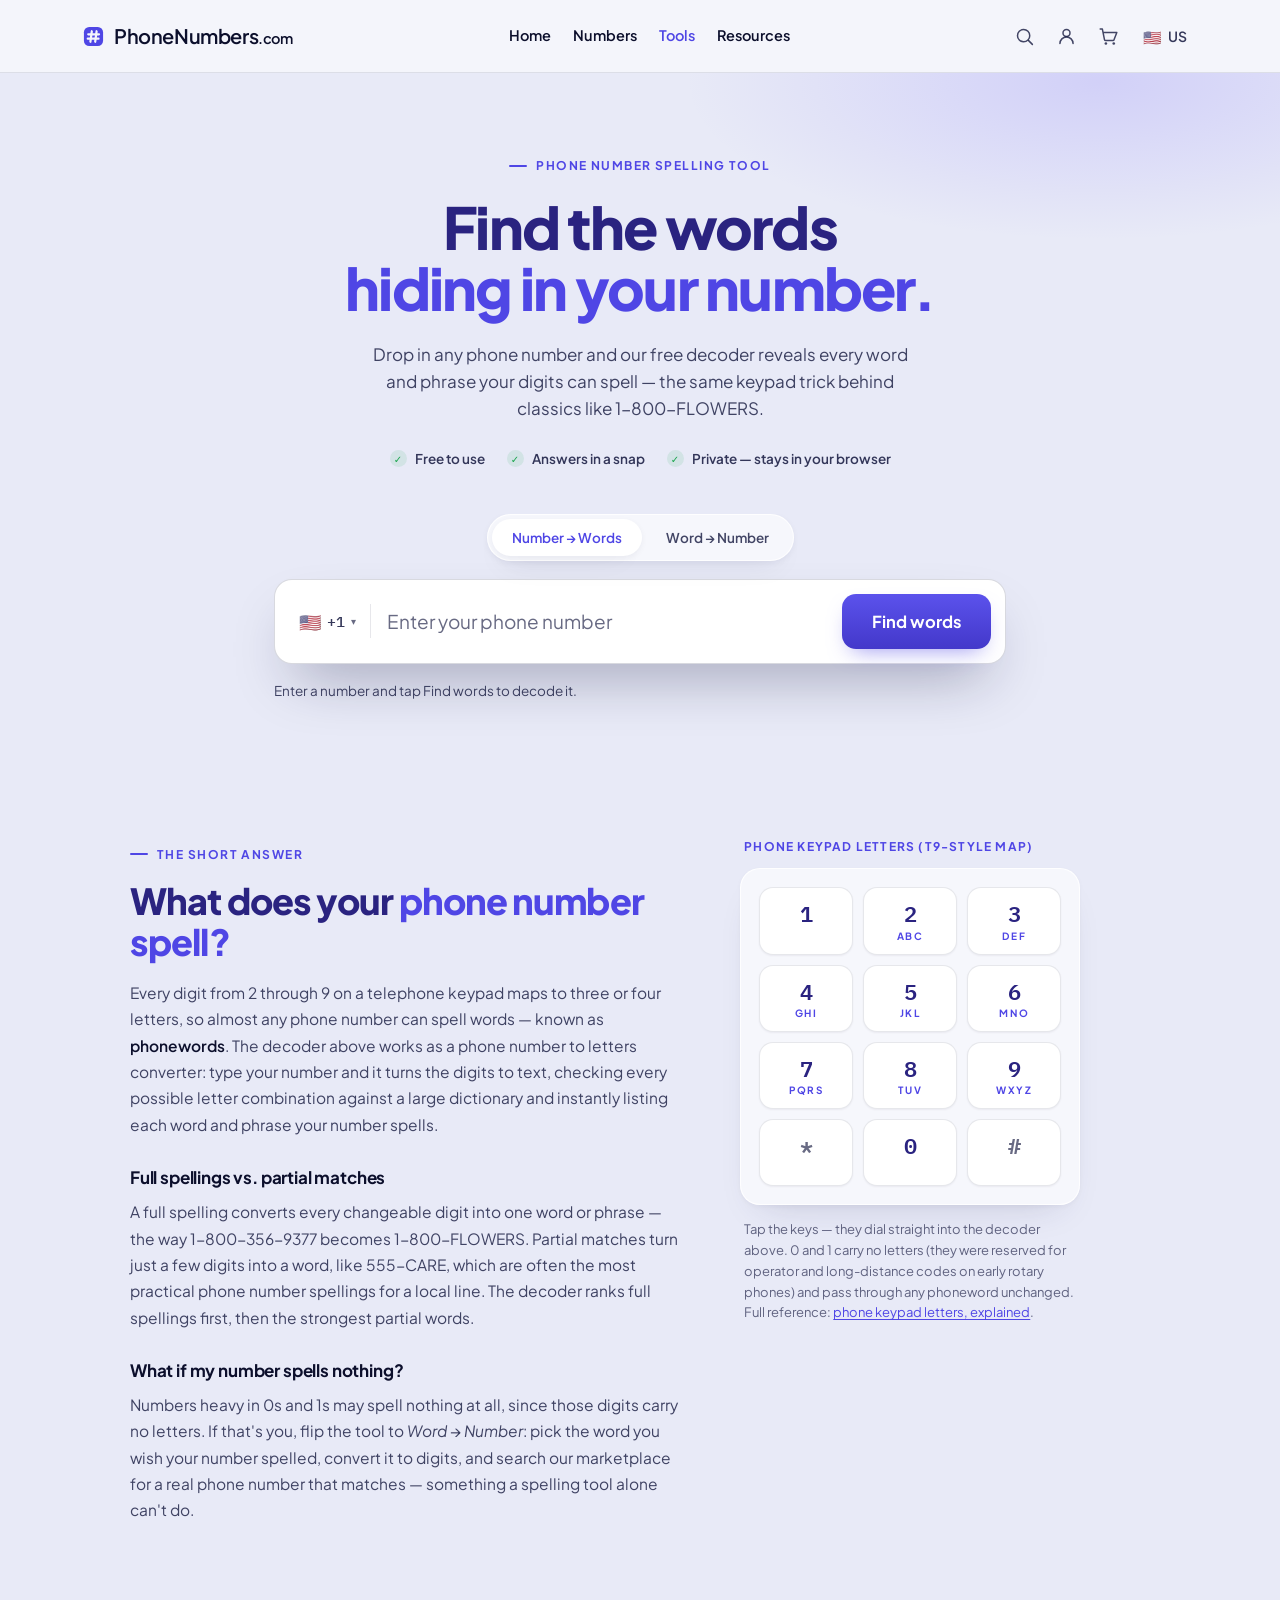
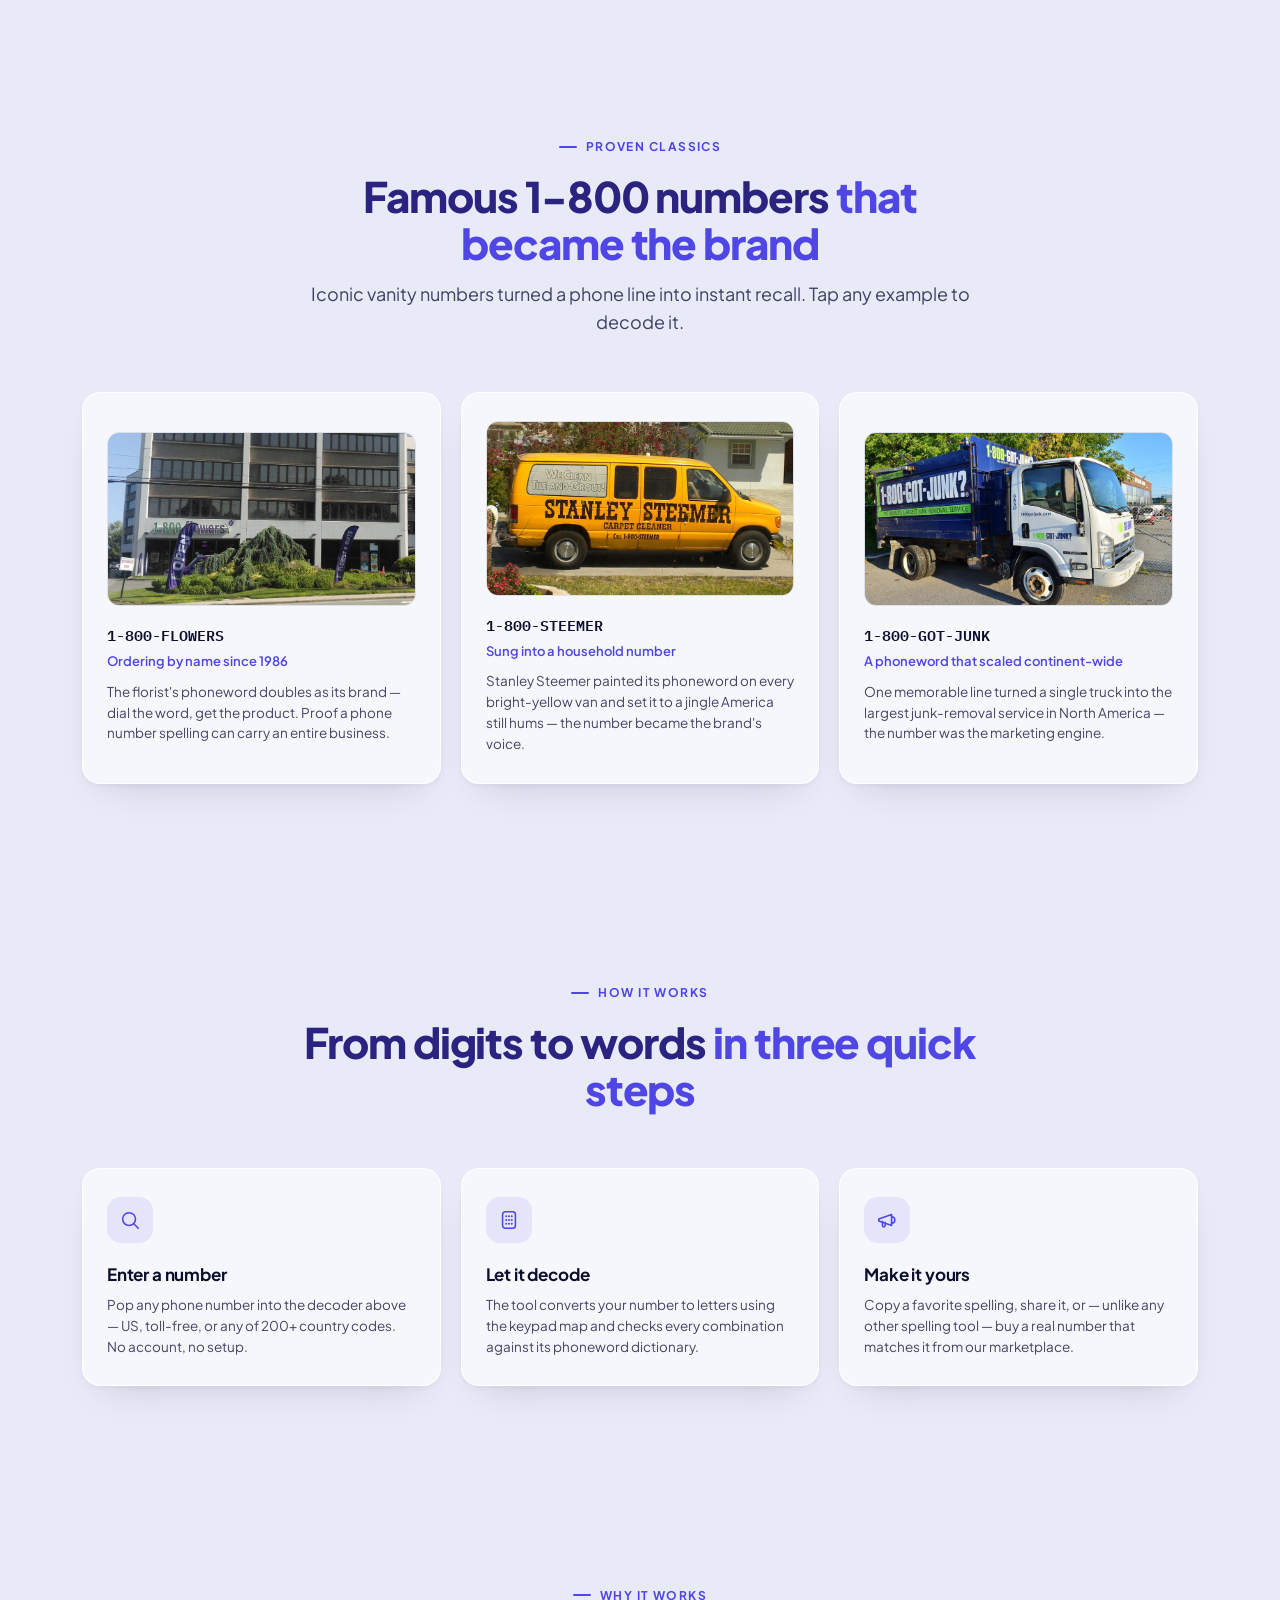
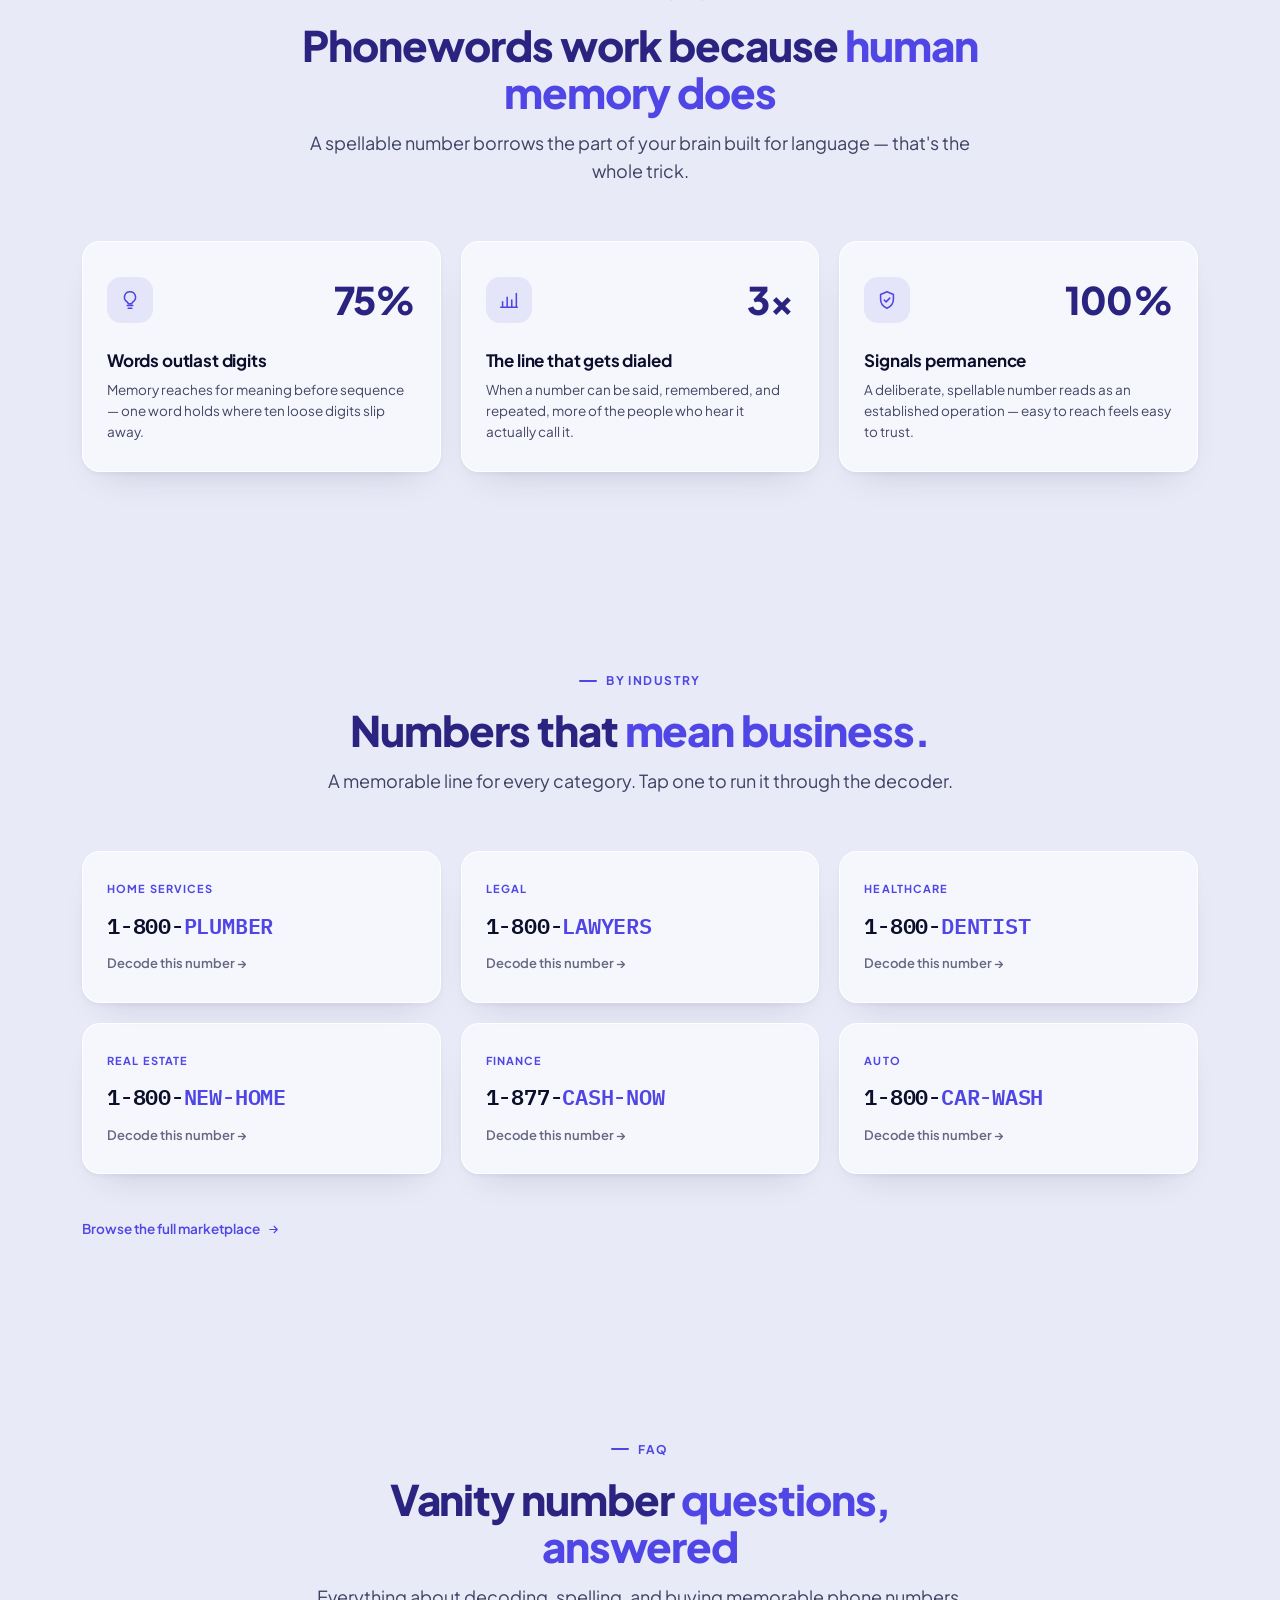
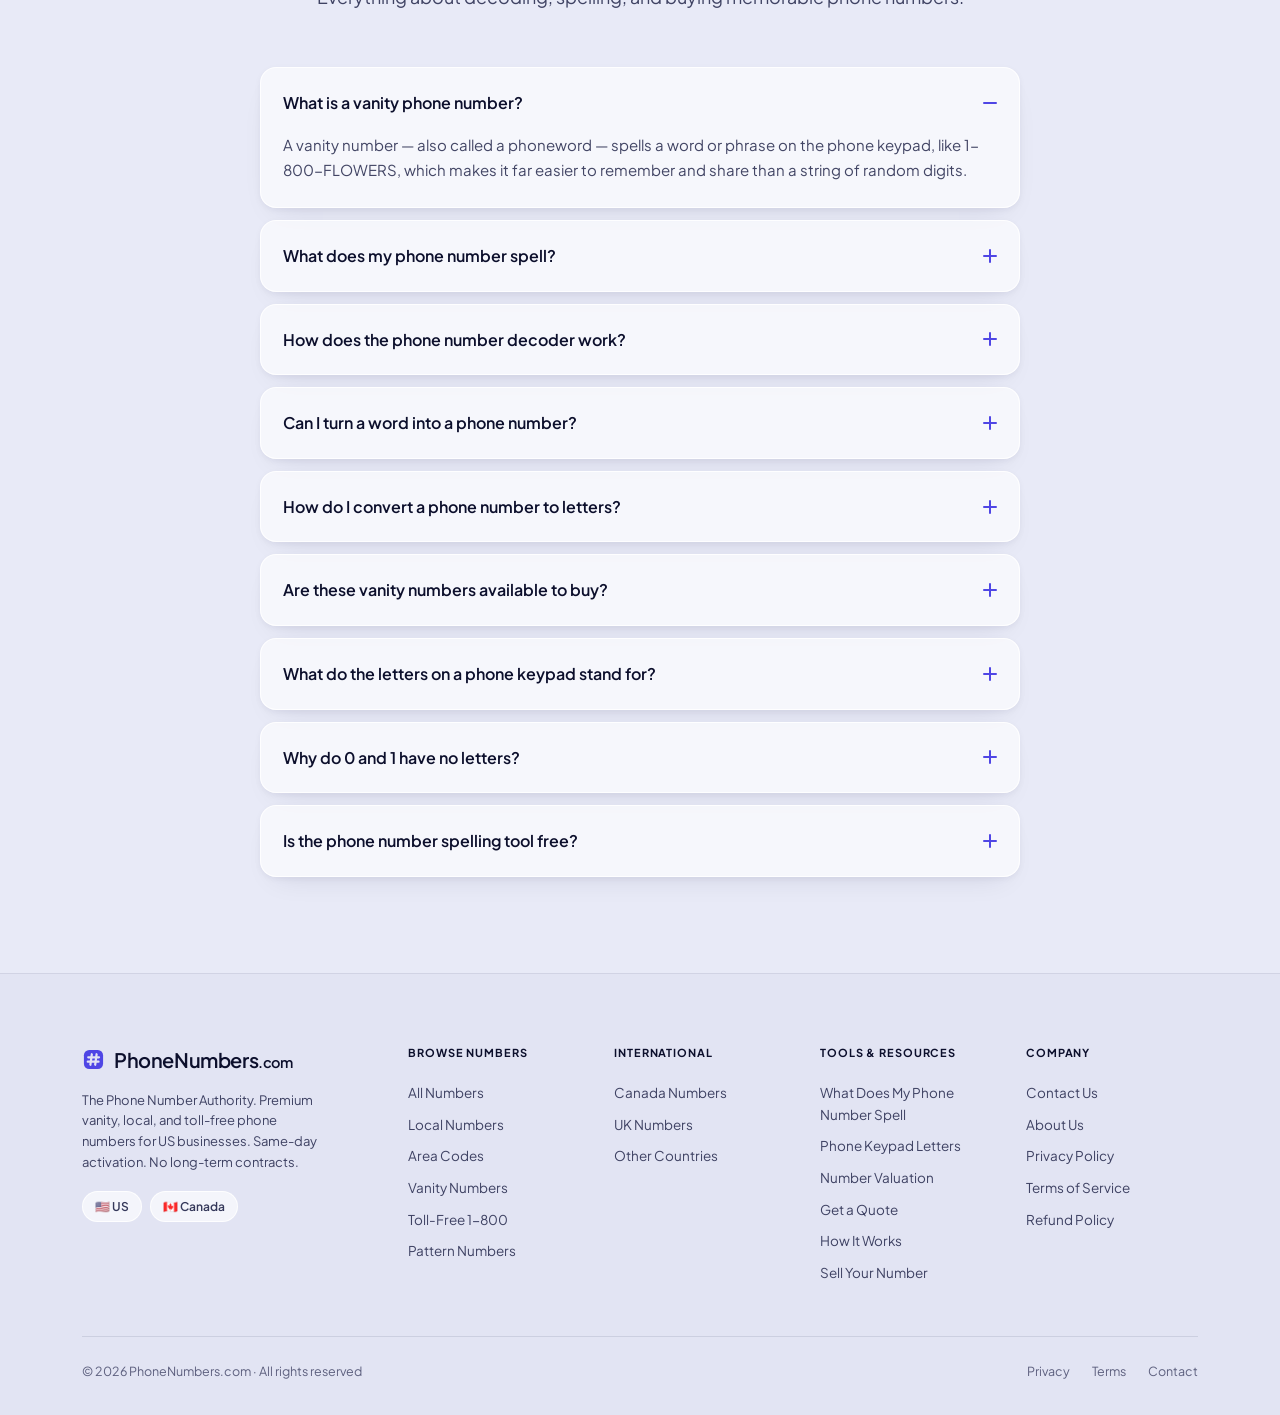
<file: index.html>
<!DOCTYPE html>
<html lang="en">
<head>
  <meta charset="UTF-8" />
  <meta name="viewport" content="width=device-width, initial-scale=1.0" />
  <title>What Does My Phone Number Spell? — Free Phone Number Decoder | PhoneNumbers.com</title>
  <meta name="description" content="Free phone number to letters converter: type your number and instantly see every word it spells. Phoneword decoder and word-to-number generator from PhoneNumbers.com." />
  <!-- NOTE: update the domain/path below to the page's real URL before launch. -->
  <link rel="canonical" href="https://www.phonenumbers.com/en-us/tools/what-does-my-phone-number-spell" />
  <meta name="robots" content="index, follow, max-image-preview:large" />

  <!-- Open Graph -->
  <meta property="og:type" content="website" />
  <meta property="og:site_name" content="PhoneNumbers.com" />
  <meta property="og:title" content="What Does My Phone Number Spell? — Free Phone Number Decoder" />
  <meta property="og:description" content="Free phone number to letters converter: type your number and instantly see every word it spells. Phoneword decoder and word-to-number generator." />
  <meta property="og:url" content="https://www.phonenumbers.com/en-us/tools/what-does-my-phone-number-spell" />
  <meta property="og:image" content="https://www.phonenumbers.com/og/vanity-number-generator.png" />
  <meta property="og:image:alt" content="PhoneNumbers.com vanity phone number generator" />
  <meta property="og:image:width" content="1200" />
  <meta property="og:image:height" content="630" />
  <meta property="og:locale" content="en_US" />

  <!-- Twitter -->
  <meta name="twitter:card" content="summary_large_image" />
  <meta name="twitter:title" content="What Does My Phone Number Spell? — Free Phone Number Decoder" />
  <meta name="twitter:description" content="Free phone number to letters converter: see every word your number spells, or turn any word into a number." />
  <meta name="twitter:image" content="https://www.phonenumbers.com/og/vanity-number-generator.png" />

  <link rel="icon" href="data:image/svg+xml,&lt;svg xmlns='http://www.w3.org/2000/svg' viewBox='0 0 100 100'&gt;&lt;text y='.9em' font-size='90'&gt;%F0%9F%93%9E&lt;/text&gt;&lt;/svg&gt;" />
  <link rel="preconnect" href="https://fonts.googleapis.com" />
  <link rel="preconnect" href="https://fonts.gstatic.com" crossorigin />
  <link href="https://fonts.googleapis.com/css2?family=Plus+Jakarta+Sans:wght@400;500;600;700;800&family=IBM+Plex+Mono:wght@400;500;600&display=swap" rel="stylesheet" />
  <link rel="stylesheet" href="styles.css?v=13" />
</head>
<body>
  <!-- Header -->
  <header class="nav">
    <div class="wrap">
      <a class="brand" href="https://www.phonenumbers.com/en-us"><svg class="lmk" viewBox="0 0 48 48" xmlns="http://www.w3.org/2000/svg" fill="currentColor" aria-hidden="true"><mask id="pn-lmk"><rect width="48" height="48" fill="#fff"/><g stroke="#000" stroke-width="4.6" stroke-linecap="round" fill="none"><line x1="20.5" y1="13" x2="17.5" y2="35"/><line x1="30.5" y1="13" x2="27.5" y2="35"/><line x1="13" y1="19.5" x2="35.5" y2="19.5"/><line x1="12" y1="28.5" x2="34.5" y2="28.5"/></g></mask><rect x="4" y="4" width="40" height="40" rx="11" mask="url(#pn-lmk)"/></svg><span class="bw">PhoneNumbers<span class="c">.com</span></span></a>
      <nav class="main">
        <a class="simple" href="https://www.phonenumbers.com/en-us">Home</a>
        <a class="simple" href="https://www.phonenumbers.com/en-us/search">Numbers</a>
        <a class="simple active" href="https://www.phonenumbers.com/en-us/tools/what-does-my-phone-number-spell">Tools</a>
        <a class="simple" href="https://www.phonenumbers.com/en-us/about/faq">Resources</a>
      </nav>
      <div class="nav-right">
        <a class="nav-ic" href="https://www.phonenumbers.com/en-us/search" aria-label="Search" title="Search"><svg viewBox="0 0 24 24" fill="none"><circle cx="11" cy="11" r="7" stroke="currentColor" stroke-width="1.7"/><path d="M21 21l-4.3-4.3" stroke="currentColor" stroke-width="1.7" stroke-linecap="round"/></svg></a>
        <a class="nav-ic" href="https://www.phonenumbers.com/en-us" aria-label="Account" title="Account"><svg viewBox="0 0 24 24" fill="none"><circle cx="12" cy="8" r="4" stroke="currentColor" stroke-width="1.7"/><path d="M4.5 20a7.5 7.5 0 0115 0" stroke="currentColor" stroke-width="1.7" stroke-linecap="round"/></svg></a>
        <a class="nav-ic" href="https://www.phonenumbers.com/en-us" aria-label="Cart" title="Cart"><svg viewBox="0 0 24 24" fill="none"><circle cx="9" cy="20" r="1.5" fill="currentColor"/><circle cx="18" cy="20" r="1.5" fill="currentColor"/><path d="M2.5 3.5H5l2.4 12a1.5 1.5 0 001.5 1.2h8a1.5 1.5 0 001.5-1.2L21.5 7.5H6" stroke="currentColor" stroke-width="1.7" stroke-linecap="round" stroke-linejoin="round"/></svg></a>
        <span class="nav-loc"><span class="flag">&#127482;&#127480;</span> US</span>
      </div>
    </div>
  </header>

  <main id="top">
    <!-- Hero -->
    <section class="hero">
      <span class="eyebrow">Phone Number Spelling Tool</span>
      <h1>Find the words<br /><span class="gt">hiding in your number.</span></h1>
      <p class="hero-sub">
        Drop in any phone number and our free decoder reveals every word and phrase
        your digits can spell — the same keypad trick behind classics like 1-800-FLOWERS.
      </p>
      <ul class="badges">
        <li><span class="tick">✓</span> Free to use</li>
        <li><span class="tick">✓</span> Answers in a snap</li>
        <li><span class="tick">✓</span> Private — stays in your browser</li>
      </ul>
    </section>

    <!-- Decoder tool -->
    <section class="tool" id="tool">
      <div class="mode-switch" role="tablist">
        <button id="mode-decode" class="mode active" type="button" role="tab">Number → Words</button>
        <button id="mode-spell" class="mode" type="button" role="tab">Word → Number</button>
      </div>

      <div class="tool-card">
        <!-- Decode mode -->
        <div id="panel-decode" class="tool-row">
          <div class="cc-select" id="ccSelect">
            <button type="button" class="cc-btn" id="ccBtn" aria-haspopup="listbox" aria-expanded="false" aria-label="Select country code">
              <span class="cc-flag" id="ccFlag">🇺🇸</span>
              <span class="cc-dial" id="ccDial">+1</span>
              <span class="cc-caret" aria-hidden="true">▾</span>
            </button>
            <div class="cc-panel" id="ccPanel" hidden>
              <input type="text" class="cc-search" id="ccSearch" placeholder="Search country or code" autocomplete="off" />
              <ul class="cc-list" id="ccList" role="listbox"></ul>
            </div>
          </div>
          <input id="phoneInput" class="tool-input" type="tel" inputmode="tel"
                 placeholder="Enter your phone number" autocomplete="off" />
          <button id="clearPhone" class="clear-btn" type="button" aria-label="Clear" title="Clear" hidden>&times;</button>
          <button id="findBtn" class="cta" type="button">Find words</button>
        </div>

        <!-- Spell mode -->
        <div id="panel-spell" class="tool-row" hidden>
          <input id="wordInput" class="tool-input solo" type="text"
                 placeholder="Type a word or phrase, e.g. PLUMBER" autocomplete="off" />
          <button id="clearWord" class="clear-btn" type="button" aria-label="Clear" title="Clear" hidden>&times;</button>
          <button id="spellBtn" class="cta" type="button">Get number</button>
        </div>
      </div>

      <div class="results-head">
        <p id="toolNote" class="tool-note">Enter a number and tap Find words to decode it.</p>
        <label id="perPageWrap" class="per-page" hidden>
          Show
          <select id="pageSize" aria-label="Results per page">
            <option value="10">10</option>
            <option value="25">25</option>
            <option value="50">50</option>
            <option value="100">100</option>
            <option value="0">All</option>
          </select>
          per page
        </label>
      </div>
      <div id="inventoryBanner" class="inv-banner" hidden></div>
      <div id="results" class="results"></div>
      <div id="pagination" class="pagination" hidden></div>
      <div id="spellResult" class="spell-result" hidden></div>
    </section>

    <!-- Answer-first explainer + keypad map -->
    <section class="section" id="what-it-spells">
      <div class="wrap">
        <div class="answer-grid">
          <div class="answer-copy">
            <span class="eyebrow">The Short Answer</span>
            <h2>What does your <span class="gt">phone number spell?</span></h2>
            <p>Every digit from 2 through 9 on a telephone keypad maps to three or four letters, so almost any phone number can spell words — known as <strong>phonewords</strong>. The decoder above works as a phone number to letters converter: type your number and it turns the digits to text, checking every possible letter combination against a large dictionary and instantly listing each word and phrase your number spells.</p>
            <h3>Full spellings vs. partial matches</h3>
            <p>A full spelling converts every changeable digit into one word or phrase — the way 1-800-356-9377 becomes 1-800-FLOWERS. Partial matches turn just a few digits into a word, like 555-CARE, which are often the most practical phone number spellings for a local line. The decoder ranks full spellings first, then the strongest partial words.</p>
            <h3>What if my number spells nothing?</h3>
            <p>Numbers heavy in 0s and 1s may spell nothing at all, since those digits carry no letters. If that's you, flip the tool to <em>Word → Number</em>: pick the word you wish your number spelled, convert it to digits, and search our marketplace for a real phone number that matches — something a spelling tool alone can't do.</p>
          </div>
          <div class="answer-side">
            <h3 class="keypad-cap">Phone keypad letters (T9-style map)</h3>
            <div class="keypad" id="dialPad" aria-label="Telephone keypad letter map — tap keys to dial into the decoder. 2 ABC, 3 DEF, 4 GHI, 5 JKL, 6 MNO, 7 PQRS, 8 TUV, 9 WXYZ. 1 and 0 carry no letters.">
              <button type="button" class="kp-key" data-d="1"><b>1</b><i></i></button>
              <button type="button" class="kp-key" data-d="2"><b>2</b><i>ABC</i></button>
              <button type="button" class="kp-key" data-d="3"><b>3</b><i>DEF</i></button>
              <button type="button" class="kp-key" data-d="4"><b>4</b><i>GHI</i></button>
              <button type="button" class="kp-key" data-d="5"><b>5</b><i>JKL</i></button>
              <button type="button" class="kp-key" data-d="6"><b>6</b><i>MNO</i></button>
              <button type="button" class="kp-key" data-d="7"><b>7</b><i>PQRS</i></button>
              <button type="button" class="kp-key" data-d="8"><b>8</b><i>TUV</i></button>
              <button type="button" class="kp-key" data-d="9"><b>9</b><i>WXYZ</i></button>
              <button type="button" class="kp-key kp-sym"><b>*</b><i></i></button>
              <button type="button" class="kp-key" data-d="0"><b>0</b><i></i></button>
              <button type="button" class="kp-key kp-sym"><b>#</b><i></i></button>
            </div>
            <p class="keypad-note">Tap the keys — they dial straight into the decoder above. 0 and 1 carry no letters (they were reserved for operator and long-distance codes on early rotary phones) and pass through any phoneword unchanged. Full reference: <a href="keypad-letters.html">phone keypad letters, explained</a>.</p>
          </div>
        </div>
      </div>
    </section>

    <!-- Famous numbers -->
    <section class="section tint" id="famous">
      <div class="wrap">
        <div class="shead">
          <span class="eyebrow">Proven Classics</span>
          <h2>Famous 1-800 numbers <span class="gt">that became the brand</span></h2>
          <p>Iconic vanity numbers turned a phone line into instant recall. Tap any example to decode it.</p>
        </div>
        <div class="cards three">
          <button class="info-card" type="button" data-decode="1-800-356-9377">
            <div class="card-scene"><img src="img/1800-flowers-hq-sign.jpg" alt="1-800 Flowers sign on the company's headquarters storefront" width="880" height="495" loading="lazy" /></div>
            <p class="card-num">1-800-FLOWERS</p>
            <p class="stat">Ordering by name since 1986</p>
            <p>The florist's phoneword doubles as its brand — dial the word, get the product. Proof a phone number spelling can carry an entire business.</p>
          </button>
          <button class="info-card" type="button" data-decode="1-800-783-3637">
            <div class="card-scene"><img src="img/1800-steemer-van.jpg" alt="Stanley Steemer van with Call 1-800-STEEMER painted on the side" width="880" height="495" loading="lazy" /></div>
            <p class="card-num">1-800-STEEMER</p>
            <p class="stat">Sung into a household number</p>
            <p>Stanley Steemer painted its phoneword on every bright-yellow van and set it to a jingle America still hums — the number became the brand's voice.</p>
          </button>
          <button class="info-card" type="button" data-decode="1-800-468-5865">
            <div class="card-scene"><img src="img/1800-got-junk-truck.jpg" alt="1-800-GOT-JUNK? truck with the phone number across its side" width="880" height="495" loading="lazy" /></div>
            <p class="card-num">1-800-GOT-JUNK</p>
            <p class="stat">A phoneword that scaled continent-wide</p>
            <p>One memorable line turned a single truck into the largest junk-removal service in North America — the number was the marketing engine.</p>
          </button>
        </div>
        <!-- DEVS: photo attribution required at launch (CC BY licenses) — place in site-wide
             footer fine print or a /credits page:
             img/1800-flowers-hq-sign.jpg — Jim Henderson, CC BY 3.0, commons.wikimedia.org/wiki/File:1-800_Flowers_HQ_1_OCR_Carle_Pl_jeh.jpg
             img/1800-steemer-van.jpg — osseous, CC BY 2.0, commons.wikimedia.org/wiki/File:Stanley_Steemer_Van.jpg
             img/1800-got-junk-truck.jpg — Raysonho, CC0 (no attribution required), commons.wikimedia.org/wiki/File:1800GOTJUNKTruck.jpg -->

      </div>
    </section>

    <!-- How it works -->
    <section class="section" id="how">
      <div class="wrap">
        <div class="shead">
          <span class="eyebrow">How It Works</span>
          <h2>From digits to words <span class="gt">in three quick steps</span></h2>
        </div>
        <div class="cards three">
          <div class="step-card">
            <span class="card-ic"><svg viewBox="0 0 24 24" fill="none"><circle cx="11" cy="11" r="7" stroke="currentColor" stroke-width="1.7"/><path d="M21 21l-4.3-4.3" stroke="currentColor" stroke-width="1.7" stroke-linecap="round"/></svg></span>
            <h3>Enter a number</h3>
            <p>Pop any phone number into the decoder above — US, toll-free, or any of 200+ country codes. No account, no setup.</p>
          </div>
          <div class="step-card">
            <span class="card-ic"><svg viewBox="0 0 24 24" fill="none"><rect x="5" y="3" width="14" height="18" rx="3" stroke="currentColor" stroke-width="1.7"/><path d="M9 8h.01M12 8h.01M15 8h.01M9 12h.01M12 12h.01M15 12h.01M9 16h.01M12 16h.01M15 16h.01" stroke="currentColor" stroke-width="2.2" stroke-linecap="round"/></svg></span>
            <h3>Let it decode</h3>
            <p>The tool converts your number to letters using the keypad map and checks every combination against its phoneword dictionary.</p>
          </div>
          <div class="step-card">
            <span class="card-ic"><svg viewBox="0 0 24 24" fill="none"><path d="M3 11l14-5v12L3 13v-2z" stroke="currentColor" stroke-width="1.7" stroke-linejoin="round"/><path d="M17 8.5a3 3 0 010 7M7 13.5V18a1.5 1.5 0 003 0v-3.6" stroke="currentColor" stroke-width="1.7" stroke-linecap="round"/></svg></span>
            <h3>Make it yours</h3>
            <p>Copy a favorite spelling, share it, or — unlike any other spelling tool — buy a real number that matches it from our marketplace.</p>
          </div>
        </div>
      </div>
    </section>

    <!-- Why it works -->
    <section class="section tint" id="why">
      <div class="wrap">
        <div class="shead">
          <span class="eyebrow">Why It Works</span>
          <h2>Phonewords work because <span class="gt">human memory does</span></h2>
          <p>A spellable number borrows the part of your brain built for language — that's the whole trick.</p>
        </div>
        <div class="cards three">
          <div class="stat-card">
            <div class="stat-top"><span class="card-ic"><svg viewBox="0 0 24 24" fill="none"><path d="M9 18h6M10 21h4M12 3a6 6 0 00-3.5 10.9c.8.6 1.5 1.3 1.5 2.1h4c0-.8.7-1.5 1.5-2.1A6 6 0 0012 3z" stroke="currentColor" stroke-width="1.7" stroke-linecap="round" stroke-linejoin="round"/></svg></span><span class="stat-big">75%</span></div>
            <h3>Words outlast digits</h3>
            <p>Memory reaches for meaning before sequence — one word holds where ten loose digits slip away.</p>
          </div>
          <div class="stat-card">
            <div class="stat-top"><span class="card-ic"><svg viewBox="0 0 24 24" fill="none"><path d="M3 20h18M5 20v-6m5 6V9m5 11v-8m5 8V5" stroke="currentColor" stroke-width="1.7" stroke-linecap="round"/></svg></span><span class="stat-big">3×</span></div>
            <h3>The line that gets dialed</h3>
            <p>When a number can be said, remembered, and repeated, more of the people who hear it actually call it.</p>
          </div>
          <div class="stat-card">
            <div class="stat-top"><span class="card-ic"><svg viewBox="0 0 24 24" fill="none"><path d="M12 3l7 3v5c0 4.5-3 8.5-7 10-4-1.5-7-5.5-7-10V6l7-3z" stroke="currentColor" stroke-width="1.7" stroke-linejoin="round"/><path d="M9 12l2 2 4-4" stroke="currentColor" stroke-width="1.7" stroke-linecap="round" stroke-linejoin="round"/></svg></span><span class="stat-big">100%</span></div>
            <h3>Signals permanence</h3>
            <p>A deliberate, spellable number reads as an established operation — easy to reach feels easy to trust.</p>
          </div>
        </div>
      </div>
    </section>

    <!-- Inspiration showcase -->
    <section class="section" id="inspiration">
      <div class="wrap">
        <div class="shead">
          <span class="eyebrow">By Industry</span>
          <h2>Numbers that <span class="gt">mean business.</span></h2>
          <p>A memorable line for every category. Tap one to run it through the decoder.</p>
        </div>
        <div class="cards three">
          <button class="show-card" type="button" data-decode="1-800-758-6237">
            <span class="show-ind">Home Services</span>
            <span class="show-num">1-800-<span class="show-word">PLUMBER</span></span>
            <span class="show-go">Decode this number →</span>
          </button>
          <button class="show-card" type="button" data-decode="1-800-529-9377">
            <span class="show-ind">Legal</span>
            <span class="show-num">1-800-<span class="show-word">LAWYERS</span></span>
            <span class="show-go">Decode this number →</span>
          </button>
          <button class="show-card" type="button" data-decode="1-800-336-8478">
            <span class="show-ind">Healthcare</span>
            <span class="show-num">1-800-<span class="show-word">DENTIST</span></span>
            <span class="show-go">Decode this number →</span>
          </button>
          <button class="show-card" type="button" data-decode="1-800-639-4663">
            <span class="show-ind">Real Estate</span>
            <span class="show-num">1-800-<span class="show-word">NEW-HOME</span></span>
            <span class="show-go">Decode this number →</span>
          </button>
          <button class="show-card" type="button" data-decode="1-877-227-4669">
            <span class="show-ind">Finance</span>
            <span class="show-num">1-877-<span class="show-word">CASH-NOW</span></span>
            <span class="show-go">Decode this number →</span>
          </button>
          <button class="show-card" type="button" data-decode="1-800-227-9274">
            <span class="show-ind">Auto</span>
            <span class="show-num">1-800-<span class="show-word">CAR-WASH</span></span>
            <span class="show-go">Decode this number →</span>
          </button>
        </div>
        <a class="arrow showcase-cta" href="https://www.phonenumbers.com/en-us/search">Browse the full marketplace <svg width="13" height="13" viewBox="0 0 24 24" fill="none"><path d="M5 12h14m-6-6l6 6-6 6" stroke="currentColor" stroke-width="2" stroke-linecap="round" stroke-linejoin="round"/></svg></a>
      </div>
    </section>

    <!-- FAQ (mirrored by FAQPage schema) -->
    <section class="section tint" id="faq">
      <div class="wrap">
        <div class="shead">
          <span class="eyebrow">FAQ</span>
          <h2>Vanity number <span class="gt">questions, answered</span></h2>
          <p>Everything about decoding, spelling, and buying memorable phone numbers.</p>
        </div>
        <div class="faq-list">
          <details class="faq-q" open>
            <summary>What is a vanity phone number?<span class="faq-x"></span></summary>
            <div class="faq-a">A vanity number — also called a phoneword — spells a word or phrase on the phone keypad, like 1-800-FLOWERS, which makes it far easier to remember and share than a string of random digits.</div>
          </details>
          <details class="faq-q">
            <summary>What does my phone number spell?<span class="faq-x"></span></summary>
            <div class="faq-a">Type your number into the decoder above. We map each digit to its keypad letters (2=ABC, 3=DEF, and so on) and surface every real word or phrase your number can spell.</div>
          </details>
          <details class="faq-q">
            <summary>How does the phone number decoder work?<span class="faq-x"></span></summary>
            <div class="faq-a">Digits 2 through 9 each map to three or four letters. The tool checks those letter combinations against a large dictionary to find memorable words, then ranks the best vanity spellings.</div>
          </details>
          <details class="faq-q">
            <summary>Can I turn a word into a phone number?<span class="faq-x"></span></summary>
            <div class="faq-a">Yes. Switch to “Word → Number” and type any word or phrase to see exactly which digits it dials on the keypad.</div>
          </details>
          <details class="faq-q">
            <summary>How do I convert a phone number to letters?<span class="faq-x"></span></summary>
            <div class="faq-a">Enter your number in the tool above — it converts phone numbers to letters and lists every word your digits can make. It also works in reverse: the Word → Number generator converts letters back to the digits they dial, so you can go from phone number to words or from words to a phone number.</div>
          </details>
          <details class="faq-q">
            <summary>Are these vanity numbers available to buy?<span class="faq-x"></span></summary>
            <div class="faq-a">Numbers in our inventory are flagged “For sale” with pricing. PhoneNumbers.com sells premium vanity, local, and toll-free numbers with same-day activation.</div>
          </details>
          <details class="faq-q">
            <summary>What do the letters on a phone keypad stand for?<span class="faq-x"></span></summary>
            <div class="faq-a">Each digit from 2 to 9 carries a group of letters: 2 = ABC, 3 = DEF, 4 = GHI, 5 = JKL, 6 = MNO, 7 = PQRS, 8 = TUV, 9 = WXYZ. The layout dates to early Bell telephone exchanges and is the same mapping T9 texting used — it's what makes phonewords possible.</div>
          </details>
          <details class="faq-q">
            <summary>Why do 0 and 1 have no letters?<span class="faq-x"></span></summary>
            <div class="faq-a">On early rotary phones, 1 was reserved for signaling and long-distance prefixes and 0 for the operator, so neither was ever assigned letters. In any phone number spelling, 0 and 1 stay as digits.</div>
          </details>
          <details class="faq-q">
            <summary>Is the phone number spelling tool free?<span class="faq-x"></span></summary>
            <div class="faq-a">Yes. The decoder is 100% free, needs no sign-up, and runs entirely in your browser.</div>
          </details>
        </div>
      </div>
    </section>
  </main>

  <!-- Footer -->
  <footer>
    <div class="wrap">
      <div class="fgrid">
        <div class="fbrand">
          <a class="brand" href="https://www.phonenumbers.com/en-us"><svg class="lmk" viewBox="0 0 48 48" xmlns="http://www.w3.org/2000/svg" fill="currentColor" aria-hidden="true"><mask id="pn-lmk-f"><rect width="48" height="48" fill="#fff"/><g stroke="#000" stroke-width="4.6" stroke-linecap="round" fill="none"><line x1="20.5" y1="13" x2="17.5" y2="35"/><line x1="30.5" y1="13" x2="27.5" y2="35"/><line x1="13" y1="19.5" x2="35.5" y2="19.5"/><line x1="12" y1="28.5" x2="34.5" y2="28.5"/></g></mask><rect x="4" y="4" width="40" height="40" rx="11" mask="url(#pn-lmk-f)"/></svg><span class="bw">PhoneNumbers<span class="c">.com</span></span></a>
          <p>The Phone Number Authority. Premium vanity, local, and toll-free phone numbers for US businesses. Same-day activation. No long-term contracts.</p>
          <div class="fpills">
            <span class="fpill">&#127482;&#127480; US</span>
            <span class="fpill">&#127464;&#127462; Canada</span>
          </div>
        </div>
        <div class="fcol">
          <h5>Browse Numbers</h5>
          <a href="https://www.phonenumbers.com/en-us/search">All Numbers</a>
          <a href="https://www.phonenumbers.com/en-us/search">Local Numbers</a>
          <a href="https://www.phonenumbers.com/en-us/area-codes/all-area-codes">Area Codes</a>
          <a href="https://www.phonenumbers.com/en-us/search">Vanity Numbers</a>
          <a href="https://www.phonenumbers.com/en-us/search?tf=true">Toll-Free 1-800</a>
          <a href="https://www.phonenumbers.com/en-us/search">Pattern Numbers</a>
        </div>
        <div class="fcol">
          <h5>International</h5>
          <a href="https://www.phonenumbers.com/en-us/country-codes/all-countries">Canada Numbers</a>
          <a href="https://www.phonenumbers.com/en-us/country-codes/all-countries">UK Numbers</a>
          <a href="https://www.phonenumbers.com/en-us/country-codes/all-countries">Other Countries</a>
        </div>
        <div class="fcol">
          <h5>Tools &amp; Resources</h5>
          <a href="https://www.phonenumbers.com/en-us/tools/what-does-my-phone-number-spell">What Does My Phone Number Spell</a>
          <a href="https://www.phonenumbers.com/en-us/tools/phone-keypad-letters">Phone Keypad Letters</a>
          <a href="https://www.phonenumbers.com/en-us/tools/number-validation">Number Valuation</a>
          <a href="https://www.phonenumbers.com/en-us/about/contact">Get a Quote</a>
          <a href="https://www.phonenumbers.com/en-us/about/faq">How It Works</a>
          <a href="https://www.phonenumbers.com/en-us/about/contact">Sell Your Number</a>
        </div>
        <div class="fcol">
          <h5>Company</h5>
          <a href="https://www.phonenumbers.com/en-us/about/contact">Contact Us</a>
          <a href="https://www.phonenumbers.com/en-us">About Us</a>
          <a href="https://www.phonenumbers.com/en-us">Privacy Policy</a>
          <a href="https://www.phonenumbers.com/en-us">Terms of Service</a>
          <a href="https://www.phonenumbers.com/en-us">Refund Policy</a>
        </div>
      </div>
      <div class="fbot">
        <span>&copy; 2026 PhoneNumbers.com &middot; All rights reserved</span>
        <span class="fbot-links"><a href="https://www.phonenumbers.com/en-us">Privacy</a><a href="https://www.phonenumbers.com/en-us">Terms</a><a href="https://www.phonenumbers.com/en-us/about/contact">Contact</a></span>
      </div>
    </div>
  </footer>

  <!-- Structured data. Update domain/paths to the real URL before launch. -->
  <script type="application/ld+json">
  {
    "@context": "https://schema.org",
    "@graph": [
      {
        "@type": "Organization",
        "@id": "https://www.phonenumbers.com/#organization",
        "name": "PhoneNumbers.com",
        "url": "https://www.phonenumbers.com/",
        "logo": "https://www.phonenumbers.com/logo.png"
      },
      {
        "@type": "WebSite",
        "@id": "https://www.phonenumbers.com/#website",
        "url": "https://www.phonenumbers.com/",
        "name": "PhoneNumbers.com",
        "publisher": { "@id": "https://www.phonenumbers.com/#organization" },
        "potentialAction": {
          "@type": "SearchAction",
          "target": {
            "@type": "EntryPoint",
            "urlTemplate": "https://www.phonenumbers.com/en-us/search?q={search_term_string}"
          },
          "query-input": "required name=search_term_string"
        }
      },
      {
        "@type": "WebApplication",
        "@id": "https://www.phonenumbers.com/en-us/tools/what-does-my-phone-number-spell#app",
        "name": "What Does My Phone Number Spell? — Phone Number Decoder",
        "url": "https://www.phonenumbers.com/en-us/tools/what-does-my-phone-number-spell",
        "applicationCategory": "UtilitiesApplication",
        "operatingSystem": "All",
        "browserRequirements": "Requires JavaScript",
        "description": "Decode any phone number into the words it spells, or turn a word into a phone number.",
        "offers": { "@type": "Offer", "price": "0", "priceCurrency": "USD" },
        "featureList": [
          "Decode a phone number into vanity words",
          "Spell a word or phrase into a phone number",
          "Flags premium numbers available for sale"
        ],
        "publisher": { "@id": "https://www.phonenumbers.com/#organization" }
      },
      {
        "@type": "WebPage",
        "@id": "https://www.phonenumbers.com/en-us/tools/what-does-my-phone-number-spell#webpage",
        "url": "https://www.phonenumbers.com/en-us/tools/what-does-my-phone-number-spell",
        "name": "What Does My Phone Number Spell? — Free Phone Number Decoder",
        "description": "Type your phone number and instantly see every word it spells. Free phone number spelling tool and phoneword decoder from PhoneNumbers.com.",
        "image": "https://www.phonenumbers.com/og/vanity-number-generator.png",
        "inLanguage": "en-US",
        "isPartOf": { "@id": "https://www.phonenumbers.com/#website" },
        "about": { "@id": "https://www.phonenumbers.com/en-us/tools/what-does-my-phone-number-spell#app" },
        "breadcrumb": { "@id": "https://www.phonenumbers.com/en-us/tools/what-does-my-phone-number-spell#breadcrumb" }
      },
      {
        "@type": "BreadcrumbList",
        "@id": "https://www.phonenumbers.com/en-us/tools/what-does-my-phone-number-spell#breadcrumb",
        "itemListElement": [
          { "@type": "ListItem", "position": 1, "name": "Home", "item": "https://www.phonenumbers.com/en-us" },
          { "@type": "ListItem", "position": 2, "name": "What Does My Phone Number Spell", "item": "https://www.phonenumbers.com/en-us/tools/what-does-my-phone-number-spell" }
        ]
      },
      {
        "@type": "FAQPage",
        "@id": "https://www.phonenumbers.com/en-us/tools/what-does-my-phone-number-spell#faq",
        "mainEntity": [
          {
            "@type": "Question",
            "name": "What is a vanity phone number?",
            "acceptedAnswer": { "@type": "Answer", "text": "A vanity number — also called a phoneword — spells a word or phrase on the phone keypad, like 1-800-FLOWERS, which makes it far easier to remember and share than a string of random digits." }
          },
          {
            "@type": "Question",
            "name": "What does my phone number spell?",
            "acceptedAnswer": { "@type": "Answer", "text": "Type your number into the decoder. We map each digit to its keypad letters (2=ABC, 3=DEF, and so on) and surface every real word or phrase your number can spell." }
          },
          {
            "@type": "Question",
            "name": "How does the phone number decoder work?",
            "acceptedAnswer": { "@type": "Answer", "text": "Digits 2 through 9 each map to three or four letters. The tool checks those letter combinations against a large dictionary to find memorable words, then ranks the best vanity spellings." }
          },
          {
            "@type": "Question",
            "name": "Can I turn a word into a phone number?",
            "acceptedAnswer": { "@type": "Answer", "text": "Yes. Switch to Word to Number and type any word or phrase to see exactly which digits it dials on the keypad." }
          },
          {
            "@type": "Question",
            "name": "How do I convert a phone number to letters?",
            "acceptedAnswer": { "@type": "Answer", "text": "Enter your number in the tool — it converts phone numbers to letters and lists every word your digits can make. It also works in reverse: the Word to Number generator converts letters back to the digits they dial, so you can go from phone number to words or from words to a phone number." }
          },
          {
            "@type": "Question",
            "name": "Are these vanity numbers available to buy?",
            "acceptedAnswer": { "@type": "Answer", "text": "Numbers in our inventory are flagged For sale with pricing. PhoneNumbers.com sells premium vanity, local, and toll-free numbers with same-day activation." }
          },
          {
            "@type": "Question",
            "name": "What do the letters on a phone keypad stand for?",
            "acceptedAnswer": { "@type": "Answer", "text": "Each digit from 2 to 9 carries a group of letters: 2 = ABC, 3 = DEF, 4 = GHI, 5 = JKL, 6 = MNO, 7 = PQRS, 8 = TUV, 9 = WXYZ. The layout dates to early Bell telephone exchanges and is the same mapping T9 texting used — it's what makes phonewords possible." }
          },
          {
            "@type": "Question",
            "name": "Why do 0 and 1 have no letters?",
            "acceptedAnswer": { "@type": "Answer", "text": "On early rotary phones, 1 was reserved for signaling and long-distance prefixes and 0 for the operator, so neither was ever assigned letters. In any phone number spelling, 0 and 1 stay as digits." }
          },
          {
            "@type": "Question",
            "name": "Is the phone number spelling tool free?",
            "acceptedAnswer": { "@type": "Answer", "text": "Yes. The decoder is 100% free, needs no sign-up, and runs entirely in your browser." }
          }
        ]
      },
      {
        "@type": "HowTo",
        "@id": "https://www.phonenumbers.com/en-us/tools/what-does-my-phone-number-spell#howto",
        "name": "How to find out what your phone number spells",
        "description": "Use the free PhoneNumbers.com decoder to convert any phone number into the words and phrases it spells.",
        "totalTime": "PT1M",
        "step": [
          {
            "@type": "HowToStep",
            "position": 1,
            "name": "Enter a number",
            "text": "Type any phone number into the decoder — US, toll-free, or any of 200+ country codes. No account or sign-up needed."
          },
          {
            "@type": "HowToStep",
            "position": 2,
            "name": "Let it decode",
            "text": "The tool converts your digits to letters using the keypad map (2=ABC through 9=WXYZ) and checks every combination against its phoneword dictionary."
          },
          {
            "@type": "HowToStep",
            "position": 3,
            "name": "Use your favorite spelling",
            "text": "Copy or share the words your number spells, or buy a real phone number matching a word you love from the PhoneNumbers.com marketplace."
          }
        ]
      }
    ]
  }
  </script>

  <!-- ?v= mirrors the styles.css version — bump BOTH whenever any JS or CSS changes,
       or GitHub Pages/browser caches keep serving the old files. -->
  <script src="countries.js?v=13"></script>   <!-- country calling codes for the picker -->
  <script src="words.js?v=13"></script>       <!-- curated marketing words (ranked first) -->
  <script src="dictionary.js?v=13"></script>  <!-- YOUR custom dictionary (ranked next) -->
  <script src="words-extra.js?v=13"></script> <!-- generic system breadth list (ranked last) -->
  <script src="inventory.js?v=13"></script>   <!-- YOUR for-sale numbers -->
  <script src="app.js?v=13"></script>
</body>
</html>
</file>
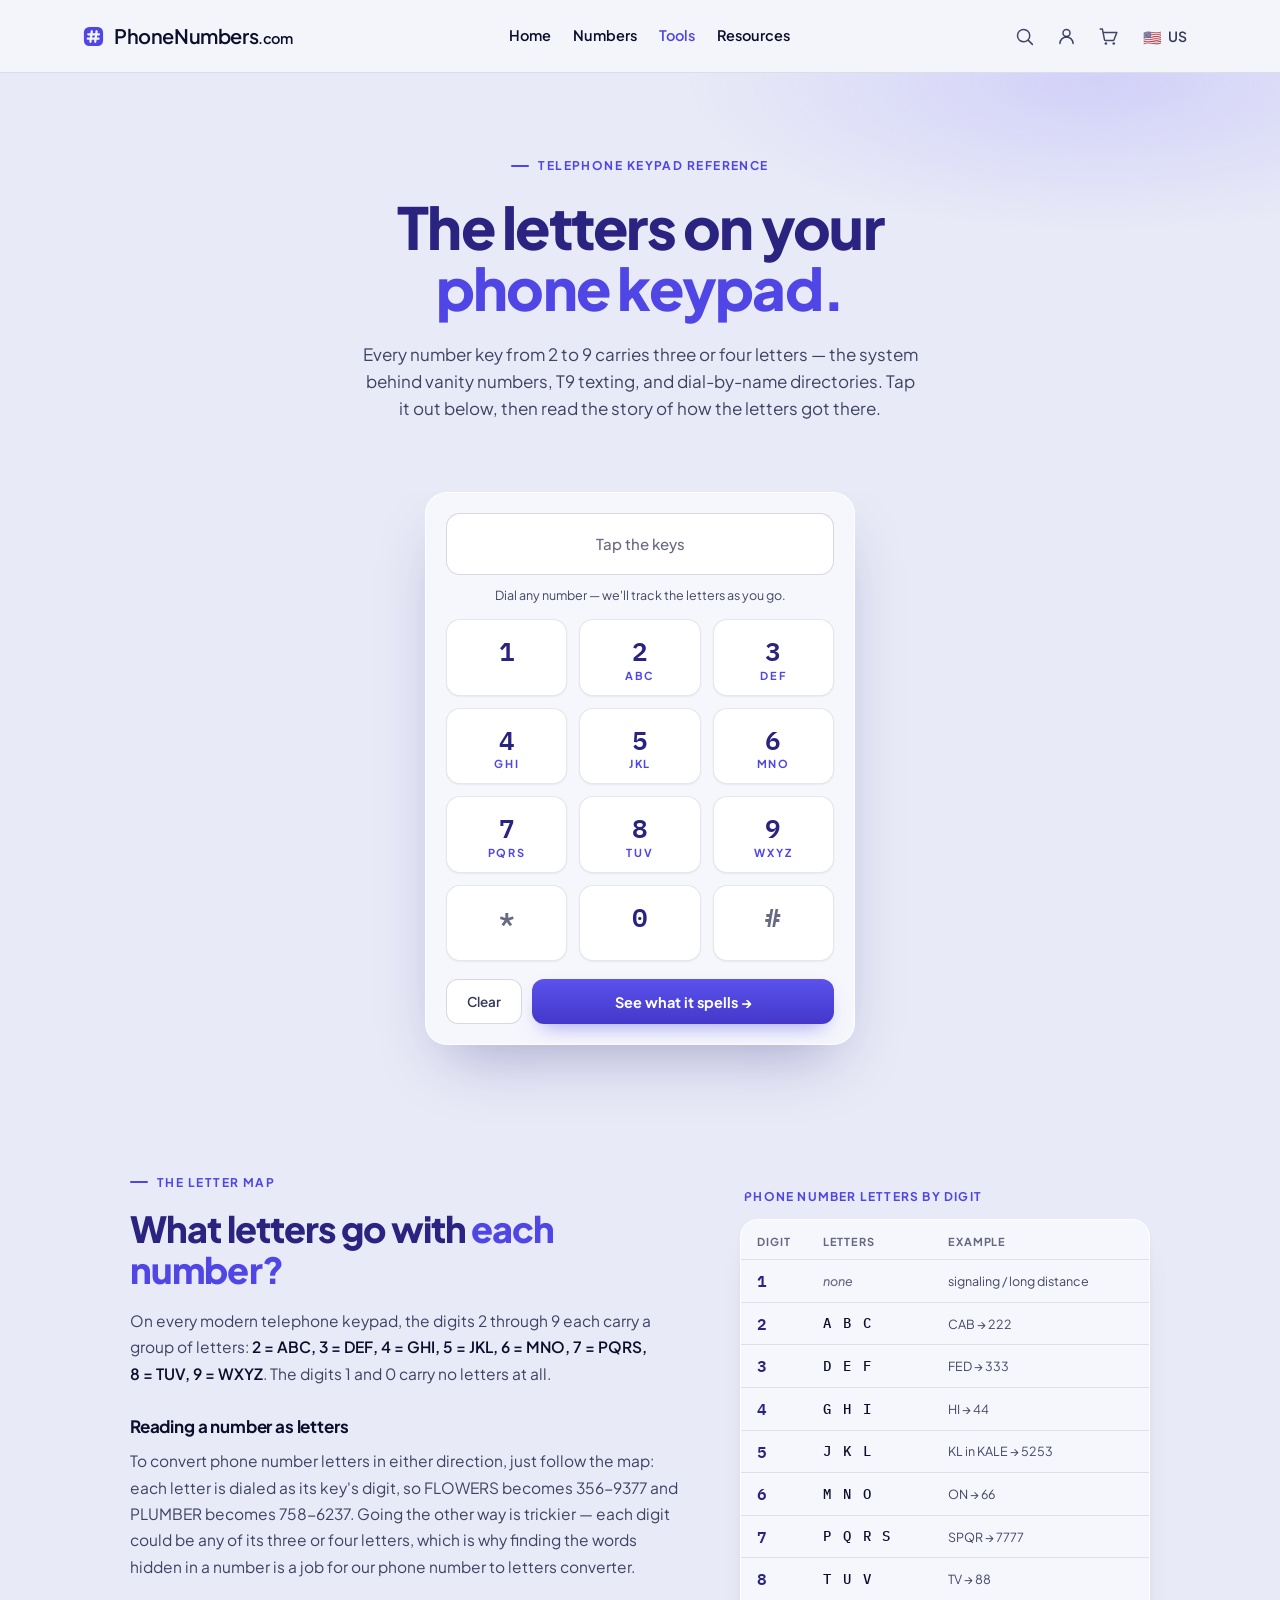
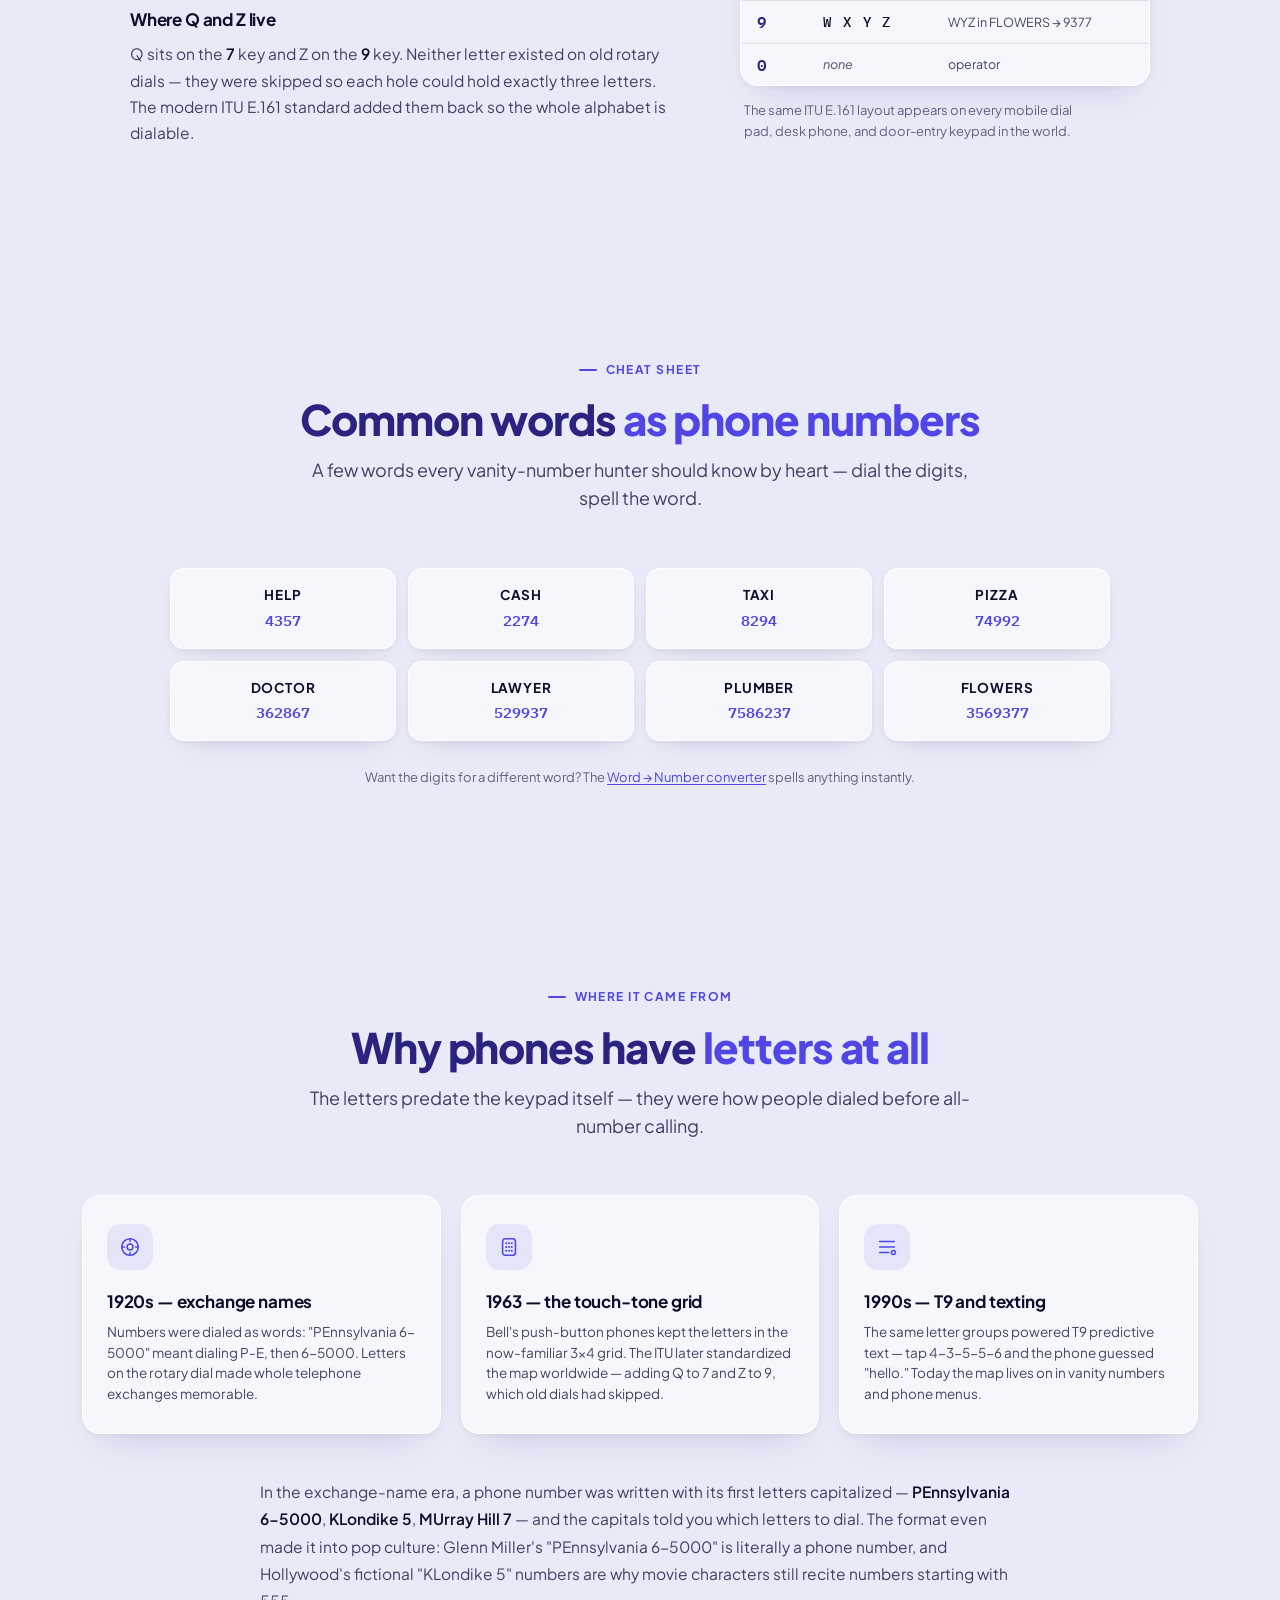
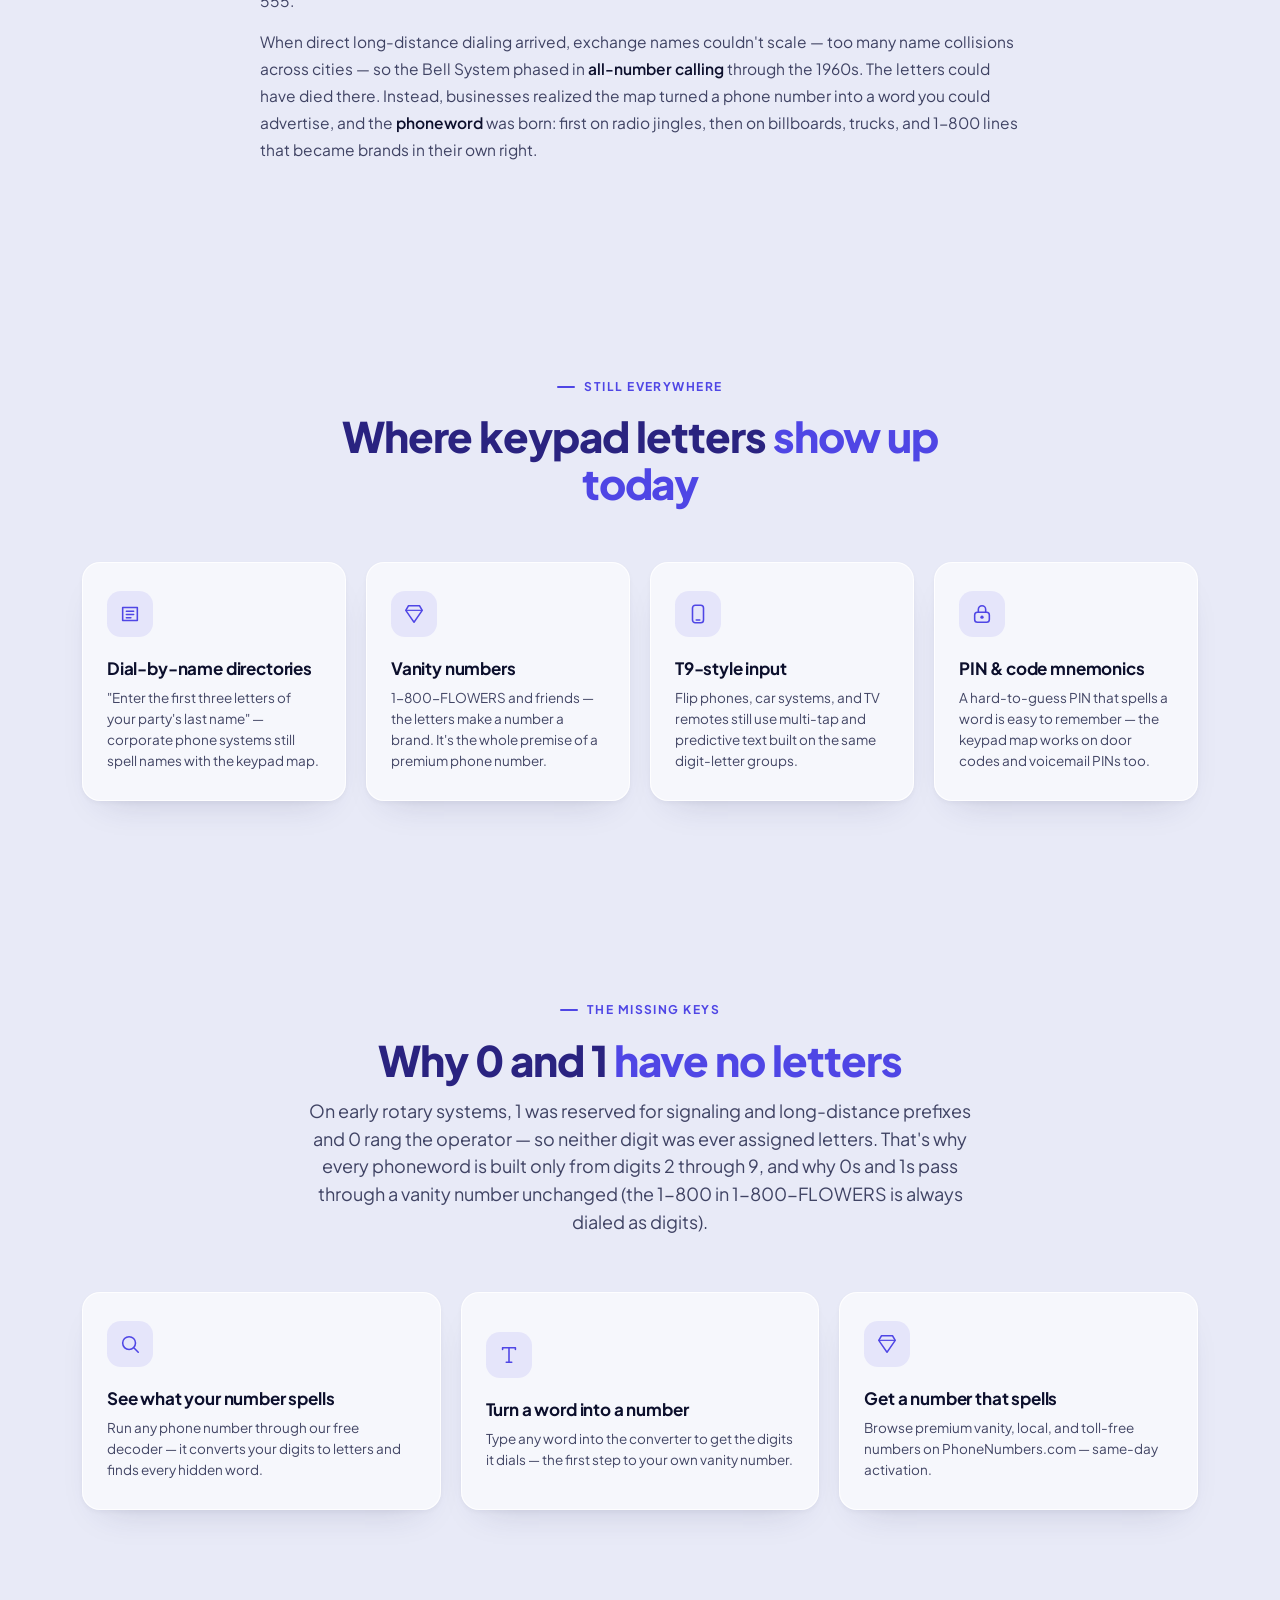
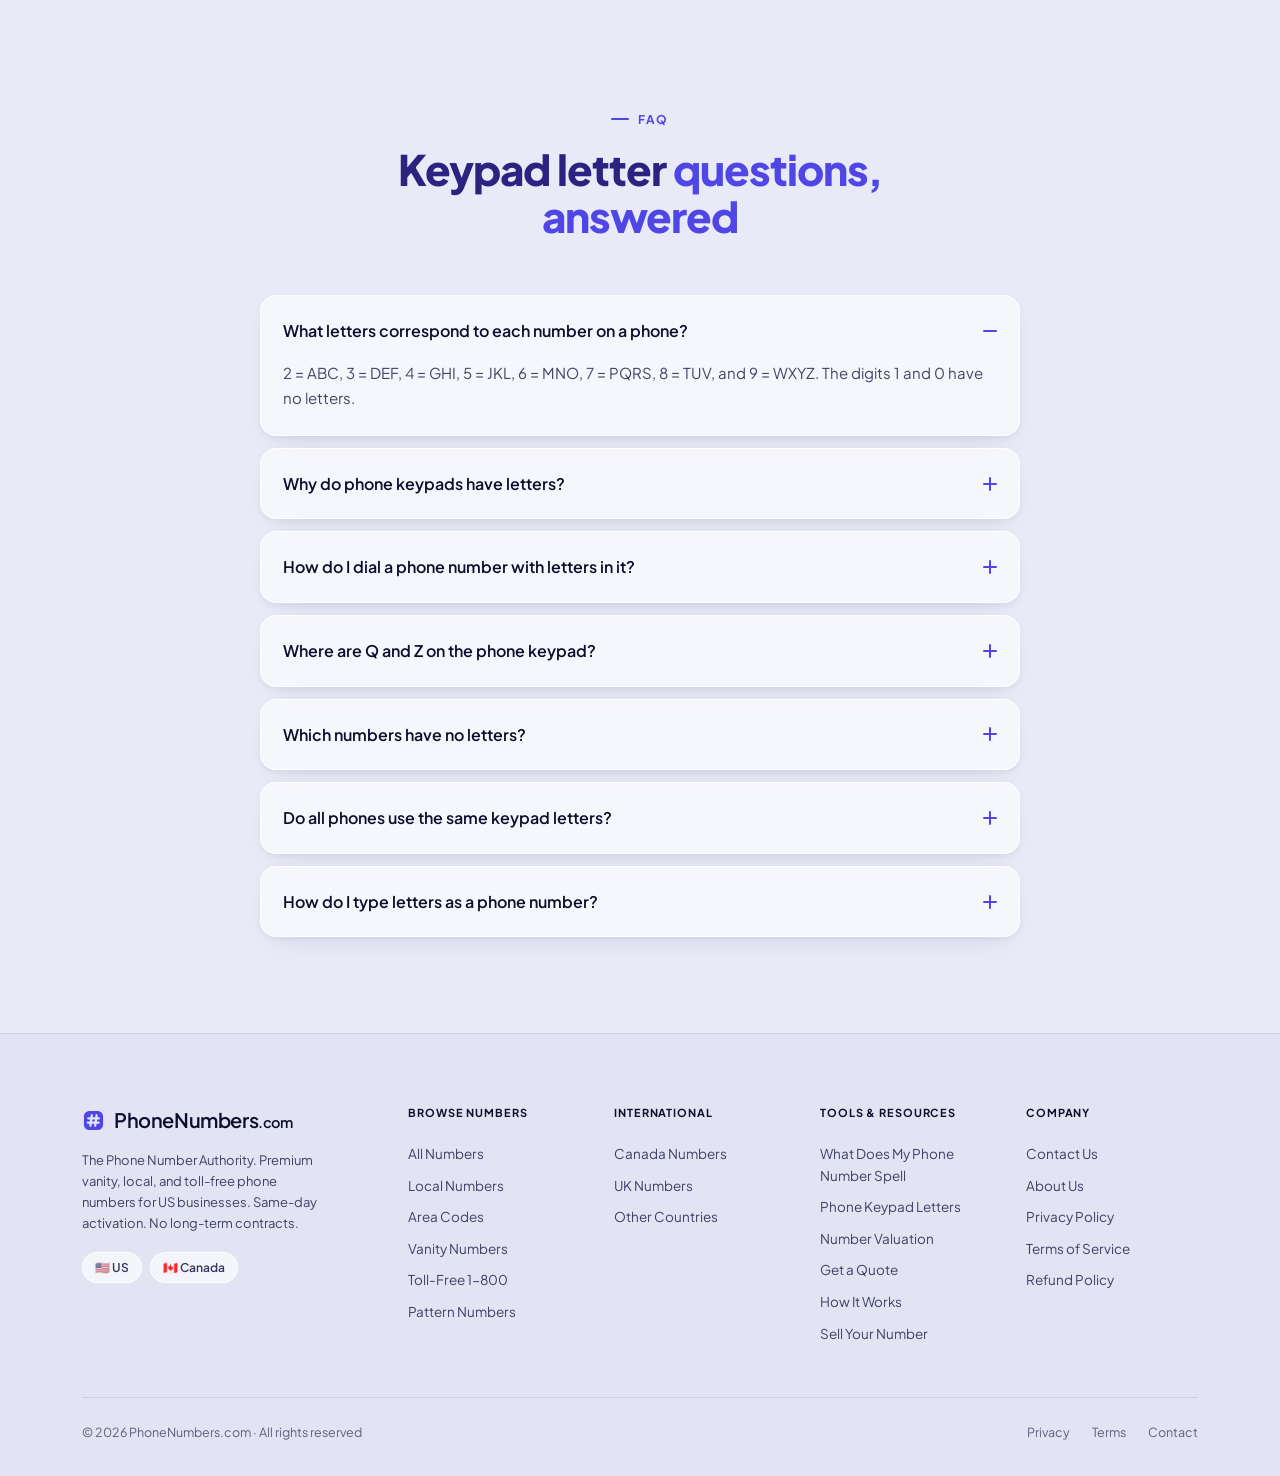
<file: keypad-letters.html>
<!DOCTYPE html>
<html lang="en">
<head>
  <meta charset="UTF-8" />
  <meta name="viewport" content="width=device-width, initial-scale=1.0" />
  <title>Phone Keypad Letters — What Letters Go With Each Number? | PhoneNumbers.com</title>
  <meta name="description" content="The letters on a telephone keypad: 2=ABC, 3=DEF, 4=GHI, 5=JKL, 6=MNO, 7=PQRS, 8=TUV, 9=WXYZ. Try the interactive keypad, see why letters exist, and dial words as numbers." />
  <!-- NOTE: update the domain/path below to the page's real URL before launch. -->
  <link rel="canonical" href="https://www.phonenumbers.com/en-us/tools/phone-keypad-letters" />
  <meta name="robots" content="index, follow, max-image-preview:large" />

  <!-- Open Graph -->
  <meta property="og:type" content="website" />
  <meta property="og:site_name" content="PhoneNumbers.com" />
  <meta property="og:title" content="Phone Keypad Letters — What Letters Go With Each Number?" />
  <meta property="og:description" content="The letters on a telephone keypad: 2=ABC, 3=DEF, 4=GHI, 5=JKL, 6=MNO, 7=PQRS, 8=TUV, 9=WXYZ — plus an interactive keypad and the story of how the letters got there." />
  <meta property="og:url" content="https://www.phonenumbers.com/en-us/tools/phone-keypad-letters" />
  <meta property="og:image" content="https://www.phonenumbers.com/og/vanity-number-generator.png" />
  <meta property="og:image:alt" content="PhoneNumbers.com phone keypad letters reference" />
  <meta property="og:image:width" content="1200" />
  <meta property="og:image:height" content="630" />
  <meta property="og:locale" content="en_US" />

  <!-- Twitter -->
  <meta name="twitter:card" content="summary_large_image" />
  <meta name="twitter:title" content="Phone Keypad Letters — What Letters Go With Each Number?" />
  <meta name="twitter:description" content="2=ABC, 3=DEF, 4=GHI, 5=JKL, 6=MNO, 7=PQRS, 8=TUV, 9=WXYZ — the full telephone keypad letter map, with an interactive dial pad." />
  <meta name="twitter:image" content="https://www.phonenumbers.com/og/vanity-number-generator.png" />

  <link rel="icon" href="data:image/svg+xml,&lt;svg xmlns='http://www.w3.org/2000/svg' viewBox='0 0 100 100'&gt;&lt;text y='.9em' font-size='90'&gt;%F0%9F%93%9E&lt;/text&gt;&lt;/svg&gt;" />
  <link rel="preconnect" href="https://fonts.googleapis.com" />
  <link rel="preconnect" href="https://fonts.gstatic.com" crossorigin />
  <link href="https://fonts.googleapis.com/css2?family=Plus+Jakarta+Sans:wght@400;500;600;700;800&family=IBM+Plex+Mono:wght@400;500;600&display=swap" rel="stylesheet" />
  <link rel="stylesheet" href="styles.css?v=13" />
</head>
<body>
  <!-- Header -->
  <header class="nav">
    <div class="wrap">
      <a class="brand" href="https://www.phonenumbers.com/en-us"><svg class="lmk" viewBox="0 0 48 48" xmlns="http://www.w3.org/2000/svg" fill="currentColor" aria-hidden="true"><mask id="pn-lmk"><rect width="48" height="48" fill="#fff"/><g stroke="#000" stroke-width="4.6" stroke-linecap="round" fill="none"><line x1="20.5" y1="13" x2="17.5" y2="35"/><line x1="30.5" y1="13" x2="27.5" y2="35"/><line x1="13" y1="19.5" x2="35.5" y2="19.5"/><line x1="12" y1="28.5" x2="34.5" y2="28.5"/></g></mask><rect x="4" y="4" width="40" height="40" rx="11" mask="url(#pn-lmk)"/></svg><span class="bw">PhoneNumbers<span class="c">.com</span></span></a>
      <nav class="main">
        <a class="simple" href="https://www.phonenumbers.com/en-us">Home</a>
        <a class="simple" href="https://www.phonenumbers.com/en-us/search">Numbers</a>
        <a class="simple active" href="https://www.phonenumbers.com/en-us/tools/what-does-my-phone-number-spell">Tools</a>
        <a class="simple" href="https://www.phonenumbers.com/en-us/about/faq">Resources</a>
      </nav>
      <div class="nav-right">
        <a class="nav-ic" href="https://www.phonenumbers.com/en-us/search" aria-label="Search" title="Search"><svg viewBox="0 0 24 24" fill="none"><circle cx="11" cy="11" r="7" stroke="currentColor" stroke-width="1.7"/><path d="M21 21l-4.3-4.3" stroke="currentColor" stroke-width="1.7" stroke-linecap="round"/></svg></a>
        <a class="nav-ic" href="https://www.phonenumbers.com/en-us" aria-label="Account" title="Account"><svg viewBox="0 0 24 24" fill="none"><circle cx="12" cy="8" r="4" stroke="currentColor" stroke-width="1.7"/><path d="M4.5 20a7.5 7.5 0 0115 0" stroke="currentColor" stroke-width="1.7" stroke-linecap="round"/></svg></a>
        <a class="nav-ic" href="https://www.phonenumbers.com/en-us" aria-label="Cart" title="Cart"><svg viewBox="0 0 24 24" fill="none"><circle cx="9" cy="20" r="1.5" fill="currentColor"/><circle cx="18" cy="20" r="1.5" fill="currentColor"/><path d="M2.5 3.5H5l2.4 12a1.5 1.5 0 001.5 1.2h8a1.5 1.5 0 001.5-1.2L21.5 7.5H6" stroke="currentColor" stroke-width="1.7" stroke-linecap="round" stroke-linejoin="round"/></svg></a>
        <span class="nav-loc"><span class="flag">&#127482;&#127480;</span> US</span>
      </div>
    </div>
  </header>

  <main id="top">
    <!-- Hero -->
    <section class="hero">
      <span class="eyebrow">Telephone Keypad Reference</span>
      <h1>The letters on your<br /><span class="gt">phone keypad.</span></h1>
      <p class="hero-sub">
        Every number key from 2 to 9 carries three or four letters — the system behind
        vanity numbers, T9 texting, and dial-by-name directories. Tap it out below,
        then read the story of how the letters got there.
      </p>
    </section>

    <!-- Interactive keypad centerpiece -->
    <section class="tool" id="try-it">
      <div class="kp-live">
        <div class="kp-screen empty" id="kpScreen">Tap the keys</div>
        <p class="kp-sub" id="kpSub">Dial any number — we'll track the letters as you go.</p>
        <div class="keypad keypad-xl" aria-label="Interactive telephone keypad">
          <button type="button" class="kp-key" data-d="1"><b>1</b><i></i></button>
          <button type="button" class="kp-key" data-d="2"><b>2</b><i>ABC</i></button>
          <button type="button" class="kp-key" data-d="3"><b>3</b><i>DEF</i></button>
          <button type="button" class="kp-key" data-d="4"><b>4</b><i>GHI</i></button>
          <button type="button" class="kp-key" data-d="5"><b>5</b><i>JKL</i></button>
          <button type="button" class="kp-key" data-d="6"><b>6</b><i>MNO</i></button>
          <button type="button" class="kp-key" data-d="7"><b>7</b><i>PQRS</i></button>
          <button type="button" class="kp-key" data-d="8"><b>8</b><i>TUV</i></button>
          <button type="button" class="kp-key" data-d="9"><b>9</b><i>WXYZ</i></button>
          <button type="button" class="kp-key kp-sym" data-d=""><b>*</b><i></i></button>
          <button type="button" class="kp-key" data-d="0"><b>0</b><i></i></button>
          <button type="button" class="kp-key kp-sym" data-d=""><b>#</b><i></i></button>
        </div>
        <div class="kp-actions">
          <button type="button" class="kp-clear" id="kpClear">Clear</button>
          <a class="kp-go" id="kpGo" href="index.html">See what it spells →</a>
        </div>
      </div>
    </section>

    <!-- Letter map -->
    <section class="section" id="letter-map">
      <div class="wrap">
        <div class="answer-grid">
          <div class="answer-copy">
            <span class="eyebrow">The Letter Map</span>
            <h2>What letters go with <span class="gt">each number?</span></h2>
            <p>On every modern telephone keypad, the digits 2 through 9 each carry a group of letters: <strong>2&nbsp;=&nbsp;ABC, 3&nbsp;=&nbsp;DEF, 4&nbsp;=&nbsp;GHI, 5&nbsp;=&nbsp;JKL, 6&nbsp;=&nbsp;MNO, 7&nbsp;=&nbsp;PQRS, 8&nbsp;=&nbsp;TUV, 9&nbsp;=&nbsp;WXYZ</strong>. The digits 1 and 0 carry no letters at all.</p>
            <h3>Reading a number as letters</h3>
            <p>To convert phone number letters in either direction, just follow the map: each letter is dialed as its key's digit, so FLOWERS becomes 356-9377 and PLUMBER becomes 758-6237. Going the other way is trickier — each digit could be any of its three or four letters, which is why finding the words hidden in a number is a job for our <a href="index.html">phone number to letters converter</a>.</p>
            <h3>Where Q and Z live</h3>
            <p>Q sits on the <strong>7</strong> key and Z on the <strong>9</strong> key. Neither letter existed on old rotary dials — they were skipped so each hole could hold exactly three letters. The modern ITU E.161 standard added them back so the whole alphabet is dialable.</p>
          </div>
          <div class="answer-side">
            <table class="ref-table">
              <caption>Phone number letters by digit</caption>
              <thead><tr><th scope="col">Digit</th><th scope="col">Letters</th><th scope="col">Example</th></tr></thead>
              <tbody>
                <tr><td class="rd">1</td><td class="rl none">none</td><td class="re">signaling / long distance</td></tr>
                <tr><td class="rd">2</td><td class="rl">A B C</td><td class="re">CAB → 222</td></tr>
                <tr><td class="rd">3</td><td class="rl">D E F</td><td class="re">FED → 333</td></tr>
                <tr><td class="rd">4</td><td class="rl">G H I</td><td class="re">HI → 44</td></tr>
                <tr><td class="rd">5</td><td class="rl">J K L</td><td class="re">KL in KALE → 5253</td></tr>
                <tr><td class="rd">6</td><td class="rl">M N O</td><td class="re">ON → 66</td></tr>
                <tr><td class="rd">7</td><td class="rl">P Q R S</td><td class="re">SPQR → 7777</td></tr>
                <tr><td class="rd">8</td><td class="rl">T U V</td><td class="re">TV → 88</td></tr>
                <tr><td class="rd">9</td><td class="rl">W X Y Z</td><td class="re">WYZ in FLOWERS → 9377</td></tr>
                <tr><td class="rd">0</td><td class="rl none">none</td><td class="re">operator</td></tr>
              </tbody>
            </table>
            <p class="keypad-note">The same ITU E.161 layout appears on every mobile dial pad, desk phone, and door-entry keypad in the world.</p>
          </div>
        </div>
      </div>
    </section>

    <!-- Word cheat sheet -->
    <section class="section tint" id="cheat-sheet">
      <div class="wrap">
        <div class="shead">
          <span class="eyebrow">Cheat Sheet</span>
          <h2>Common words <span class="gt">as phone numbers</span></h2>
          <p>A few words every vanity-number hunter should know by heart — dial the digits, spell the word.</p>
        </div>
        <div class="word-chips">
          <div class="word-chip"><b>HELP</b><span>4357</span></div>
          <div class="word-chip"><b>CASH</b><span>2274</span></div>
          <div class="word-chip"><b>TAXI</b><span>8294</span></div>
          <div class="word-chip"><b>PIZZA</b><span>74992</span></div>
          <div class="word-chip"><b>DOCTOR</b><span>362867</span></div>
          <div class="word-chip"><b>LAWYER</b><span>529937</span></div>
          <div class="word-chip"><b>PLUMBER</b><span>7586237</span></div>
          <div class="word-chip"><b>FLOWERS</b><span>3569377</span></div>
        </div>
        <p class="keypad-note center">Want the digits for a different word? The <a href="index.html">Word → Number converter</a> spells anything instantly.</p>
      </div>
    </section>

    <!-- History -->
    <section class="section" id="history">
      <div class="wrap">
        <div class="shead">
          <span class="eyebrow">Where It Came From</span>
          <h2>Why phones have <span class="gt">letters at all</span></h2>
          <p>The letters predate the keypad itself — they were how people dialed before all-number calling.</p>
        </div>
        <div class="cards three">
          <div class="step-card">
            <span class="card-ic"><svg viewBox="0 0 24 24" fill="none"><circle cx="12" cy="12" r="9" stroke="currentColor" stroke-width="1.7"/><circle cx="12" cy="12" r="3.2" stroke="currentColor" stroke-width="1.6"/><path d="M12 3v3M12 18v3M3 12h3M18 12h3" stroke="currentColor" stroke-width="1.6" stroke-linecap="round"/></svg></span>
            <h3>1920s — exchange names</h3>
            <p>Numbers were dialed as words: "PEnnsylvania 6-5000" meant dialing P-E, then 6-5000. Letters on the rotary dial made whole telephone exchanges memorable.</p>
          </div>
          <div class="step-card">
            <span class="card-ic"><svg viewBox="0 0 24 24" fill="none"><rect x="5" y="3" width="14" height="18" rx="3" stroke="currentColor" stroke-width="1.7"/><path d="M9 8h.01M12 8h.01M15 8h.01M9 12h.01M12 12h.01M15 12h.01M9 16h.01M12 16h.01M15 16h.01" stroke="currentColor" stroke-width="2.2" stroke-linecap="round"/></svg></span>
            <h3>1963 — the touch-tone grid</h3>
            <p>Bell's push-button phones kept the letters in the now-familiar 3×4 grid. The ITU later standardized the map worldwide — adding Q to 7 and Z to 9, which old dials had skipped.</p>
          </div>
          <div class="step-card">
            <span class="card-ic"><svg viewBox="0 0 24 24" fill="none"><path d="M4 6h16M4 12h16M4 18h10" stroke="currentColor" stroke-width="1.7" stroke-linecap="round"/><circle cx="19" cy="18" r="2.2" stroke="currentColor" stroke-width="1.6"/></svg></span>
            <h3>1990s — T9 and texting</h3>
            <p>The same letter groups powered T9 predictive text — tap 4-3-5-5-6 and the phone guessed "hello." Today the map lives on in vanity numbers and phone menus.</p>
          </div>
        </div>
        <div class="history-prose">
          <p>In the exchange-name era, a phone number was written with its first letters capitalized — <strong>PEnnsylvania 6-5000</strong>, <strong>KLondike 5</strong>, <strong>MUrray Hill 7</strong> — and the capitals told you which letters to dial. The format even made it into pop culture: Glenn Miller's "PEnnsylvania 6-5000" is literally a phone number, and Hollywood's fictional "KLondike 5" numbers are why movie characters still recite numbers starting with 555.</p>
          <p>When direct long-distance dialing arrived, exchange names couldn't scale — too many name collisions across cities — so the Bell System phased in <strong>all-number calling</strong> through the 1960s. The letters could have died there. Instead, businesses realized the map turned a phone number into a word you could advertise, and the <strong>phoneword</strong> was born: first on radio jingles, then on billboards, trucks, and 1-800 lines that became brands in their own right.</p>
        </div>
      </div>
    </section>

    <!-- Still everywhere today -->
    <section class="section tint" id="today">
      <div class="wrap">
        <div class="shead">
          <span class="eyebrow">Still Everywhere</span>
          <h2>Where keypad letters <span class="gt">show up today</span></h2>
        </div>
        <div class="cards four">
          <div class="step-card">
            <span class="card-ic"><svg viewBox="0 0 24 24" fill="none"><path d="M4 5h16v14H4z" stroke="currentColor" stroke-width="1.7" stroke-linejoin="round"/><path d="M8 9h8M8 12.5h8M8 16h5" stroke="currentColor" stroke-width="1.6" stroke-linecap="round"/></svg></span>
            <h3>Dial-by-name directories</h3>
            <p>"Enter the first three letters of your party's last name" — corporate phone systems still spell names with the keypad map.</p>
          </div>
          <div class="step-card">
            <span class="card-ic"><svg viewBox="0 0 24 24" fill="none"><path d="M6 3h12l3 5-9 13L3 8z" stroke="currentColor" stroke-width="1.6" stroke-linejoin="round"/><path d="M3 8h18" stroke="currentColor" stroke-width="1.3"/></svg></span>
            <h3>Vanity numbers</h3>
            <p>1-800-FLOWERS and friends — the letters make a number a brand. It's the whole premise of a premium phone number.</p>
          </div>
          <div class="step-card">
            <span class="card-ic"><svg viewBox="0 0 24 24" fill="none"><rect x="6" y="2.5" width="12" height="19" rx="3" stroke="currentColor" stroke-width="1.7"/><path d="M10 18.5h4" stroke="currentColor" stroke-width="1.6" stroke-linecap="round"/></svg></span>
            <h3>T9-style input</h3>
            <p>Flip phones, car systems, and TV remotes still use multi-tap and predictive text built on the same digit-letter groups.</p>
          </div>
          <div class="step-card">
            <span class="card-ic"><svg viewBox="0 0 24 24" fill="none"><rect x="4" y="10" width="16" height="11" rx="3" stroke="currentColor" stroke-width="1.7"/><path d="M8 10V7a4 4 0 018 0v3" stroke="currentColor" stroke-width="1.7" stroke-linecap="round"/><circle cx="12" cy="15.5" r="1.8" fill="currentColor"/></svg></span>
            <h3>PIN &amp; code mnemonics</h3>
            <p>A hard-to-guess PIN that spells a word is easy to remember — the keypad map works on door codes and voicemail PINs too.</p>
          </div>
        </div>
      </div>
    </section>

    <!-- Why 0 and 1 are blank + cross-sell -->
    <section class="section" id="zero-one">
      <div class="wrap">
        <div class="shead">
          <span class="eyebrow">The Missing Keys</span>
          <h2>Why 0 and 1 <span class="gt">have no letters</span></h2>
          <p>On early rotary systems, 1 was reserved for signaling and long-distance prefixes and 0 rang the operator — so neither digit was ever assigned letters. That's why every phoneword is built only from digits 2 through 9, and why 0s and 1s pass through a vanity number unchanged (the 1-800 in 1-800-FLOWERS is always dialed as digits).</p>
        </div>
        <div class="cards three">
          <button class="info-card" type="button" onclick="location.href='index.html'">
            <span class="card-ic"><svg viewBox="0 0 24 24" fill="none"><circle cx="11" cy="11" r="7" stroke="currentColor" stroke-width="1.7"/><path d="M21 21l-4.3-4.3" stroke="currentColor" stroke-width="1.7" stroke-linecap="round"/></svg></span>
            <h3>See what your number spells</h3>
            <p>Run any phone number through our free decoder — it converts your digits to letters and finds every hidden word.</p>
          </button>
          <button class="info-card" type="button" onclick="location.href='index.html'">
            <span class="card-ic"><svg viewBox="0 0 24 24" fill="none"><path d="M5 6V4h14v2M12 4v16M9 20h6" stroke="currentColor" stroke-width="1.7" stroke-linecap="round" stroke-linejoin="round"/></svg></span>
            <h3>Turn a word into a number</h3>
            <p>Type any word into the converter to get the digits it dials — the first step to your own vanity number.</p>
          </button>
          <button class="info-card" type="button" onclick="location.href='https://www.phonenumbers.com/en-us/search'">
            <span class="card-ic"><svg viewBox="0 0 24 24" fill="none"><path d="M6 3h12l3 5-9 13L3 8z" stroke="currentColor" stroke-width="1.6" stroke-linejoin="round"/><path d="M3 8h18" stroke="currentColor" stroke-width="1.3"/></svg></span>
            <h3>Get a number that spells</h3>
            <p>Browse premium vanity, local, and toll-free numbers on PhoneNumbers.com — same-day activation.</p>
          </button>
        </div>
      </div>
    </section>

    <!-- FAQ -->
    <section class="section tint" id="faq">
      <div class="wrap">
        <div class="shead">
          <span class="eyebrow">FAQ</span>
          <h2>Keypad letter <span class="gt">questions, answered</span></h2>
        </div>
        <div class="faq-list">
          <details class="faq-q" open>
            <summary>What letters correspond to each number on a phone?<span class="faq-x"></span></summary>
            <div class="faq-a">2 = ABC, 3 = DEF, 4 = GHI, 5 = JKL, 6 = MNO, 7 = PQRS, 8 = TUV, and 9 = WXYZ. The digits 1 and 0 have no letters.</div>
          </details>
          <details class="faq-q">
            <summary>Why do phone keypads have letters?<span class="faq-x"></span></summary>
            <div class="faq-a">Letters were added in the 1920s so callers could dial memorable exchange names like "PEnnsylvania 6-5000" instead of raw digits. The system survived into touch-tone phones and now powers vanity numbers, T9-style texting, and dial-by-name directories.</div>
          </details>
          <details class="faq-q">
            <summary>How do I dial a phone number with letters in it?<span class="faq-x"></span></summary>
            <div class="faq-a">Press the digit that carries each letter: 1-800-FLOWERS is dialed 1-800-356-9377. The letters are only a memory aid — the phone network only ever sees digits, so any keypad can dial any phoneword.</div>
          </details>
          <details class="faq-q">
            <summary>Where are Q and Z on the phone keypad?<span class="faq-x"></span></summary>
            <div class="faq-a">Q is on the 7 key and Z is on the 9 key. Old rotary dials skipped both letters; the modern ITU E.161 standard added them so every letter of the alphabet can be dialed.</div>
          </details>
          <details class="faq-q">
            <summary>Which numbers have no letters?<span class="faq-x"></span></summary>
            <div class="faq-a">1 and 0. On early phone systems 1 was reserved for signaling and long-distance prefixes and 0 rang the operator, so neither was ever assigned letters — they always stay as digits in a phoneword.</div>
          </details>
          <details class="faq-q">
            <summary>Do all phones use the same keypad letters?<span class="faq-x"></span></summary>
            <div class="faq-a">Yes — the ITU E.161 standard puts the same letters on every modern device, from smartphones to desk phones to door-entry keypads. Only antique dials differ: many skipped Q and Z, and some European rotary phones carried no letters at all.</div>
          </details>
          <details class="faq-q">
            <summary>How do I type letters as a phone number?<span class="faq-x"></span></summary>
            <div class="faq-a">Replace each letter with its keypad digit — FLOWERS becomes 356-9377. Or skip the manual work: our free <a href="index.html">phone number spelling tool</a> converts words to numbers and numbers to words instantly.</div>
          </details>
        </div>
      </div>
    </section>
  </main>

  <!-- Footer -->
  <footer>
    <div class="wrap">
      <div class="fgrid">
        <div class="fbrand">
          <a class="brand" href="https://www.phonenumbers.com/en-us"><svg class="lmk" viewBox="0 0 48 48" xmlns="http://www.w3.org/2000/svg" fill="currentColor" aria-hidden="true"><mask id="pn-lmk-f"><rect width="48" height="48" fill="#fff"/><g stroke="#000" stroke-width="4.6" stroke-linecap="round" fill="none"><line x1="20.5" y1="13" x2="17.5" y2="35"/><line x1="30.5" y1="13" x2="27.5" y2="35"/><line x1="13" y1="19.5" x2="35.5" y2="19.5"/><line x1="12" y1="28.5" x2="34.5" y2="28.5"/></g></mask><rect x="4" y="4" width="40" height="40" rx="11" mask="url(#pn-lmk-f)"/></svg><span class="bw">PhoneNumbers<span class="c">.com</span></span></a>
          <p>The Phone Number Authority. Premium vanity, local, and toll-free phone numbers for US businesses. Same-day activation. No long-term contracts.</p>
          <div class="fpills">
            <span class="fpill">&#127482;&#127480; US</span>
            <span class="fpill">&#127464;&#127462; Canada</span>
          </div>
        </div>
        <div class="fcol">
          <h5>Browse Numbers</h5>
          <a href="https://www.phonenumbers.com/en-us/search">All Numbers</a>
          <a href="https://www.phonenumbers.com/en-us/search">Local Numbers</a>
          <a href="https://www.phonenumbers.com/en-us/area-codes/all-area-codes">Area Codes</a>
          <a href="https://www.phonenumbers.com/en-us/search">Vanity Numbers</a>
          <a href="https://www.phonenumbers.com/en-us/search?tf=true">Toll-Free 1-800</a>
          <a href="https://www.phonenumbers.com/en-us/search">Pattern Numbers</a>
        </div>
        <div class="fcol">
          <h5>International</h5>
          <a href="https://www.phonenumbers.com/en-us/country-codes/all-countries">Canada Numbers</a>
          <a href="https://www.phonenumbers.com/en-us/country-codes/all-countries">UK Numbers</a>
          <a href="https://www.phonenumbers.com/en-us/country-codes/all-countries">Other Countries</a>
        </div>
        <div class="fcol">
          <h5>Tools &amp; Resources</h5>
          <a href="https://www.phonenumbers.com/en-us/tools/what-does-my-phone-number-spell">What Does My Phone Number Spell</a>
          <a href="https://www.phonenumbers.com/en-us/tools/phone-keypad-letters">Phone Keypad Letters</a>
          <a href="https://www.phonenumbers.com/en-us/tools/number-validation">Number Valuation</a>
          <a href="https://www.phonenumbers.com/en-us/about/contact">Get a Quote</a>
          <a href="https://www.phonenumbers.com/en-us/about/faq">How It Works</a>
          <a href="https://www.phonenumbers.com/en-us/about/contact">Sell Your Number</a>
        </div>
        <div class="fcol">
          <h5>Company</h5>
          <a href="https://www.phonenumbers.com/en-us/about/contact">Contact Us</a>
          <a href="https://www.phonenumbers.com/en-us">About Us</a>
          <a href="https://www.phonenumbers.com/en-us">Privacy Policy</a>
          <a href="https://www.phonenumbers.com/en-us">Terms of Service</a>
          <a href="https://www.phonenumbers.com/en-us">Refund Policy</a>
        </div>
      </div>
      <div class="fbot">
        <span>&copy; 2026 PhoneNumbers.com &middot; All rights reserved</span>
        <span class="fbot-links"><a href="https://www.phonenumbers.com/en-us">Privacy</a><a href="https://www.phonenumbers.com/en-us">Terms</a><a href="https://www.phonenumbers.com/en-us/about/contact">Contact</a></span>
      </div>
    </div>
  </footer>

  <!-- Structured data. Update domain/paths to the real URL before launch. -->
  <script type="application/ld+json">
  {
    "@context": "https://schema.org",
    "@graph": [
      {
        "@type": "Organization",
        "@id": "https://www.phonenumbers.com/#organization",
        "name": "PhoneNumbers.com",
        "url": "https://www.phonenumbers.com/",
        "logo": "https://www.phonenumbers.com/logo.png"
      },
      {
        "@type": "WebPage",
        "@id": "https://www.phonenumbers.com/en-us/tools/phone-keypad-letters#webpage",
        "url": "https://www.phonenumbers.com/en-us/tools/phone-keypad-letters",
        "name": "Phone Keypad Letters — What Letters Go With Each Number?",
        "description": "The letters on a telephone keypad: 2=ABC, 3=DEF, 4=GHI, 5=JKL, 6=MNO, 7=PQRS, 8=TUV, 9=WXYZ. Try the interactive keypad, see why letters exist, and dial words as numbers.",
        "inLanguage": "en-US",
        "breadcrumb": { "@id": "https://www.phonenumbers.com/en-us/tools/phone-keypad-letters#breadcrumb" }
      },
      {
        "@type": "BreadcrumbList",
        "@id": "https://www.phonenumbers.com/en-us/tools/phone-keypad-letters#breadcrumb",
        "itemListElement": [
          { "@type": "ListItem", "position": 1, "name": "Home", "item": "https://www.phonenumbers.com/en-us" },
          { "@type": "ListItem", "position": 2, "name": "Phone Keypad Letters", "item": "https://www.phonenumbers.com/en-us/tools/phone-keypad-letters" }
        ]
      },
      {
        "@type": "FAQPage",
        "@id": "https://www.phonenumbers.com/en-us/tools/phone-keypad-letters#faq",
        "mainEntity": [
          {
            "@type": "Question",
            "name": "What letters correspond to each number on a phone?",
            "acceptedAnswer": { "@type": "Answer", "text": "2 = ABC, 3 = DEF, 4 = GHI, 5 = JKL, 6 = MNO, 7 = PQRS, 8 = TUV, and 9 = WXYZ. The digits 1 and 0 have no letters." }
          },
          {
            "@type": "Question",
            "name": "Why do phone keypads have letters?",
            "acceptedAnswer": { "@type": "Answer", "text": "Letters were added in the 1920s so callers could dial memorable exchange names like PEnnsylvania 6-5000 instead of raw digits. The system survived into touch-tone phones and now powers vanity numbers, T9-style texting, and dial-by-name directories." }
          },
          {
            "@type": "Question",
            "name": "How do I dial a phone number with letters in it?",
            "acceptedAnswer": { "@type": "Answer", "text": "Press the digit that carries each letter: 1-800-FLOWERS is dialed 1-800-356-9377. The letters are only a memory aid — the phone network only ever sees digits, so any keypad can dial any phoneword." }
          },
          {
            "@type": "Question",
            "name": "Where are Q and Z on the phone keypad?",
            "acceptedAnswer": { "@type": "Answer", "text": "Q is on the 7 key and Z is on the 9 key. Old rotary dials skipped both letters; the modern ITU E.161 standard added them so every letter of the alphabet can be dialed." }
          },
          {
            "@type": "Question",
            "name": "Which numbers have no letters?",
            "acceptedAnswer": { "@type": "Answer", "text": "1 and 0. On early phone systems 1 was reserved for signaling and long-distance prefixes and 0 rang the operator, so neither was ever assigned letters — they always stay as digits in a phoneword." }
          },
          {
            "@type": "Question",
            "name": "Do all phones use the same keypad letters?",
            "acceptedAnswer": { "@type": "Answer", "text": "Yes — the ITU E.161 standard puts the same letters on every modern device, from smartphones to desk phones to door-entry keypads. Only antique dials differ: many skipped Q and Z, and some European rotary phones carried no letters at all." }
          },
          {
            "@type": "Question",
            "name": "How do I type letters as a phone number?",
            "acceptedAnswer": { "@type": "Answer", "text": "Replace each letter with its keypad digit — FLOWERS becomes 356-9377. Or use the free PhoneNumbers.com spelling tool, which converts words to numbers and numbers to words instantly." }
          }
        ]
      }
    ]
  }
  </script>

  <script>
  // Interactive dial pad: track tapped digits, show each key's letters,
  // and deep-link into the decoder via index.html?n=DIGITS.
  (function () {
    var MAP = { 2: "ABC", 3: "DEF", 4: "GHI", 5: "JKL", 6: "MNO", 7: "PQRS", 8: "TUV", 9: "WXYZ" };
    var screen = document.getElementById("kpScreen");
    var sub = document.getElementById("kpSub");
    var go = document.getElementById("kpGo");
    var digits = "";

    function render() {
      if (!digits) {
        screen.classList.add("empty");
        screen.textContent = "Tap the keys";
        sub.textContent = "Dial any number — we'll track the letters as you go.";
        go.href = "index.html";
        return;
      }
      screen.classList.remove("empty");
      screen.textContent = digits.replace(/(\d{3})(?=\d)/g, "$1 ");
      var last = digits[digits.length - 1];
      sub.textContent = MAP[last]
        ? "Key " + last + " carries " + MAP[last].split("").join(" · ")
        : "Key " + last + " has no letters — it stays a digit";
      go.href = "index.html?n=" + digits;
    }

    document.querySelectorAll(".kp-live .kp-key").forEach(function (k) {
      k.addEventListener("click", function () {
        var d = k.getAttribute("data-d");
        if (!d) return;
        if (digits.length < 11) digits += d;
        render();
      });
    });
    document.getElementById("kpClear").addEventListener("click", function () {
      digits = "";
      render();
    });
    render();
  })();
  </script>
</body>
</html>
</file>
<file: styles.css>
/* PhoneNumbers.com design system — final computed cascade of home-platform-v269 */
:root{
  --canvas:#E8EAF7; --canvas-deep:#E2E4F3; --paper-2:#F5F6FD;
  --ink:#0C0F2C; --head:#2A2380;
  --ink-72:rgba(16,19,58,.84); --ink-58:rgba(16,19,58,.78); --ink-40:rgba(16,19,58,.63);
  --line:rgba(16,19,58,.10); --line-2:rgba(16,19,58,.16);
  --ac:#4F46E5; --ac-d:#4038CC; --ac-12:rgba(79,70,229,.10); --ac-soft:#F3F2FE;
  --grad:linear-gradient(180deg,#5B52EC,#4338CA);
  --glass:rgba(255,255,255,.62); --glass-br:rgba(255,255,255,.88);
  --green:#16A34A; --green-bg:rgba(22,163,74,.10);
  --amber:#C2740A;
  --sans:"Plus Jakarta Sans",-apple-system,system-ui,"Segoe UI",Roboto,Arial,sans-serif;
  --mono:"IBM Plex Mono",ui-monospace,Menlo,monospace;
  --maxw:1180px;
  --sh:0 2px 6px rgba(16,19,58,.05),0 14px 30px -16px rgba(16,19,58,.12);
  --sh-card:0 2px 5px rgba(16,19,58,.04),0 18px 36px -22px rgba(40,40,90,.22);
  --sh-lg:0 4px 10px rgba(16,19,58,.05),0 30px 60px -26px rgba(16,19,58,.20);
}
*{box-sizing:border-box;margin:0;padding:0}
[hidden]{display:none!important}
html{scroll-behavior:smooth}
body{font-family:var(--sans);color:var(--ink);background:var(--canvas);-webkit-font-smoothing:antialiased;line-height:1.6;font-size:15px}
a{color:inherit;text-decoration:none}
svg{display:block}
.wrap{max-width:var(--maxw);margin:0 auto;padding:0 32px}
.mono{font-family:var(--mono);font-feature-settings:"tnum"}
.gt{color:var(--ac)}
.eyebrow{font-size:12px;font-weight:700;letter-spacing:.12em;text-transform:uppercase;color:var(--ac);display:inline-flex;align-items:center;gap:9px}
.eyebrow::before{content:"";width:18px;height:2px;border-radius:2px;background:var(--ac);display:inline-block}

.arrow{font-weight:600;font-size:13.5px;display:inline-flex;align-items:center;gap:7px;color:var(--ac)}
.arrow:hover{gap:10px}

/* ---------- Header ---------- */
header.nav{position:sticky;top:0;z-index:60;background:rgba(244,245,251,.97);-webkit-backdrop-filter:saturate(160%) blur(16px);backdrop-filter:saturate(160%) blur(16px);border-bottom:1px solid var(--line)}
.nav .wrap{display:flex;align-items:center;height:72px;gap:26px}
.brand{display:flex;align-items:center;gap:9px;font-weight:600;font-size:20px;letter-spacing:-.02em;color:var(--ink);white-space:nowrap}
.brand .lmk{width:23px;height:23px;flex:0 0 auto;color:var(--ac)}
.brand .bw{font-weight:600}
.brand .c{font-size:14.5px;font-weight:600}
nav.main{display:flex;gap:22px;margin:0 auto}
nav.main a.simple{display:flex;align-items:center;gap:5px;font-size:14.5px;font-weight:600;color:var(--ink)}
nav.main a.simple:hover,nav.main a.simple.active{color:var(--ac)}
.nav-right{display:flex;align-items:center;gap:4px}
.nav-ic{display:inline-flex;align-items:center;justify-content:center;width:38px;height:38px;border-radius:10px;border:1px solid transparent;background:transparent;color:var(--ink-58);cursor:pointer;transition:.15s;text-decoration:none}
.nav-ic:hover{background:rgba(255,255,255,.7);color:var(--ink);border-color:var(--line)}
.nav-ic svg{width:21px;height:21px}
.nav-loc{display:inline-flex;align-items:center;gap:6px;height:38px;padding:0 10px;border-radius:10px;border:1px solid transparent;background:transparent;font-family:var(--sans);font-size:14px;font-weight:600;color:var(--ink-72);transition:.15s}
.nav-loc:hover{background:rgba(255,255,255,.7);border-color:var(--line)}
.nav-loc .flag{font-size:15px;line-height:1}

/* ---------- Hero ---------- */
.hero{position:relative;overflow:hidden;text-align:center;padding:76px 24px 44px;background:radial-gradient(58% 64% at 86% 2%,rgba(108,92,255,.18),transparent 56%),var(--canvas)}
.hero .eyebrow{justify-content:center;margin-bottom:20px}
.hero h1{font-size:clamp(38px,5.6vw,58px);line-height:1.06;letter-spacing:-.03em;font-weight:800;color:var(--head);margin-bottom:22px}
.hero-sub{max-width:560px;margin:0 auto 26px;font-size:17px;line-height:1.6;color:var(--ink-58)}
.badges{list-style:none;display:flex;flex-wrap:wrap;justify-content:center;gap:8px 22px;font-size:13.5px;font-weight:600;color:var(--ink-72)}
.badges li{display:inline-flex;align-items:center;gap:8px}
.tick{display:inline-flex;align-items:center;justify-content:center;width:17px;height:17px;border-radius:50%;background:var(--green-bg);color:var(--green);font-size:10px;font-weight:800;flex-shrink:0}

/* ---------- Tool ---------- */
.tool{max-width:780px;margin:0 auto;padding:0 24px 24px;text-align:center}
.mode-switch{display:inline-flex;gap:4px;background:var(--glass);border:1px solid var(--glass-br);border-radius:100px;padding:4px;margin-bottom:18px;box-shadow:var(--sh)}
.mode{border:0;background:transparent;color:var(--ink-58);font-family:var(--sans);font-size:13.5px;font-weight:600;padding:10px 20px;border-radius:100px;cursor:pointer;transition:.16s ease}
.mode:hover{color:var(--ink)}
.mode.active{background:#fff;color:var(--ac);box-shadow:var(--sh)}

/* the search instrument — solid white input surface (never glass) */
.tool-card{background:#fff;border:1px solid var(--line-2);border-radius:18px;box-shadow:0 28px 60px -22px rgba(16,19,58,.42);padding:14px 14px 14px 24px;transition:border-color .18s,box-shadow .18s}
.tool-card:focus-within{border-color:color-mix(in srgb,var(--ac) 50%,transparent);box-shadow:0 28px 60px -22px rgba(16,19,58,.42),0 0 0 4px var(--ac-12)}
.tool-row{display:flex;align-items:center;gap:10px}

.cc-select{position:relative;align-self:center}
.cc-btn{display:inline-flex;align-items:center;gap:6px;height:34px;padding:0 14px 0 0;border:0;border-right:1px solid var(--line);background:transparent;cursor:pointer;font:600 14.5px var(--sans);color:var(--ink-72);white-space:nowrap}
.cc-btn:hover{color:var(--ink)}
.cc-flag{font-size:18px}
.cc-dial{font-family:var(--mono);font-weight:500}
.cc-caret{font-size:10px;color:var(--ink-40)}
.cc-panel{position:absolute;top:calc(100% + 18px);left:-24px;z-index:40;width:300px;max-width:80vw;background:#fff;border:1px solid var(--line);border-radius:13px;box-shadow:0 22px 50px -18px rgba(16,19,58,.4);padding:8px;text-align:left}
.cc-search{width:100%;border:1px solid var(--line);border-radius:9px;padding:10px 12px;font:16px var(--sans);color:var(--ink);outline:none;margin-bottom:6px}
.cc-search:focus{border-color:var(--ac)}
.cc-list{list-style:none;max-height:280px;overflow-y:auto}
.cc-item{display:flex;align-items:center;gap:10px;padding:9px 10px;border-radius:9px;cursor:pointer;font-size:14px;font-weight:500;color:var(--ink);transition:.13s}
.cc-item:hover{background:var(--paper-2)}
.cc-sep{height:1px;background:var(--line);margin:6px 8px;list-style:none}
.cc-i-flag{font-size:18px}
.cc-i-name{flex:1;min-width:0;overflow:hidden;text-overflow:ellipsis;white-space:nowrap}
.cc-i-dial{color:var(--ink-58);font-family:var(--mono);font-size:13px}
.cc-empty{padding:14px 10px;color:var(--ink-58);font-size:14px;text-align:center}

.tool-input{flex:1;min-width:0;border:0;outline:none;font-family:var(--sans);font-size:19px;padding:14px 6px;color:var(--ink);background:transparent}
.tool-input.solo{padding-left:0}
.tool-input::placeholder{color:var(--ink-40)}

.cta{border:0;background:var(--grad);color:#fff;font-family:var(--sans);font-size:16.5px;font-weight:700;padding:17px 30px;border-radius:14px;cursor:pointer;white-space:nowrap;box-shadow:0 10px 22px -10px rgba(79,70,229,.6);transition:filter .16s ease,transform .1s ease}
.cta:hover{filter:brightness(1.08)}
.cta:active{transform:translateY(1px)}

.clear-btn{flex:0 0 auto;width:34px;height:34px;border:0;background:transparent;color:var(--ink-58);font-size:24px;line-height:1;border-radius:50%;cursor:pointer;display:flex;align-items:center;justify-content:center;transition:.15s}
.clear-btn:hover{background:var(--paper-2);color:var(--ink)}

/* ---------- Results header ---------- */
.results-head{display:flex;align-items:center;justify-content:space-between;gap:12px;flex-wrap:wrap;margin-top:16px}
.tool-note{color:var(--ink-58);font-size:13.5px;text-align:left}
.per-page{font-size:13px;color:var(--ink-58);display:inline-flex;align-items:center;gap:6px;white-space:nowrap}
.per-page select{font:600 13px var(--sans);color:var(--ink);border:1px solid var(--glass-br);border-radius:9px;padding:5px 8px;background:var(--glass);cursor:pointer}
.per-page select:focus{outline:none;border-color:var(--ac)}

/* ---------- Inventory banner ---------- */
.inv-banner{display:flex;align-items:center;justify-content:space-between;gap:12px;flex-wrap:wrap;margin-top:16px;padding:14px 18px;background:var(--glass);border:1px solid color-mix(in srgb,var(--ac) 20%,rgba(255,255,255,.88));border-radius:14px;box-shadow:var(--sh)}
.inv-left{display:flex;align-items:center;gap:10px;flex-wrap:wrap}
.inv-pill{background:var(--ac);color:#fff;font-size:10.5px;font-weight:700;text-transform:uppercase;letter-spacing:.08em;padding:4px 11px;border-radius:100px;white-space:nowrap}
.inv-text{color:var(--ink);font-weight:600;font-size:14.5px}
.inv-number{color:var(--ac);font-family:var(--mono);font-weight:600;text-decoration:none}
.inv-number:hover{text-decoration:underline}
.inv-cta{background:var(--grad);color:#fff;font-weight:700;font-size:13.5px;padding:10px 17px;border-radius:11px;text-decoration:none;white-space:nowrap;box-shadow:0 10px 22px -10px rgba(79,70,229,.6);transition:filter .16s}
.inv-cta:hover{filter:brightness(1.08)}
.inv-cta-spell{display:inline-block;margin-top:14px}

/* ---------- Results (glass cards) ---------- */
.results{display:grid;grid-template-columns:1fr 1fr;gap:12px;margin-top:16px;text-align:left}
.result{text-align:left;border:1px solid var(--glass-br);background:var(--glass);border-radius:16px;padding:16px 18px;cursor:pointer;position:relative;overflow:hidden;box-shadow:var(--sh-card);font:inherit;transition:border-color .18s ease,box-shadow .18s ease,background .18s ease}
.result:hover{background:rgba(255,255,255,.8);border-color:#fff;box-shadow:var(--sh-lg)}
.result.copied{border-color:var(--ac);background:rgba(255,255,255,.85)}
.result.copied::after{content:"Copied!";position:absolute;top:10px;right:13px;font-size:11px;font-weight:700;color:var(--ac)}
.badge-row{display:flex;flex-wrap:wrap;gap:6px;margin-bottom:9px}
.result-badge{display:inline-block;font-size:10.5px;font-weight:700;color:var(--ac);background:var(--ac-12);border-radius:100px;padding:3px 10px;text-transform:uppercase;letter-spacing:.06em}
.result-badge.for-sale{background:var(--green-bg);color:var(--green)}
.result-number{font-family:var(--mono);font-size:19px;font-weight:600;letter-spacing:-.01em;word-break:break-word;color:var(--ink)}
.result-number .word{color:var(--ac)}
.result-number .digit{color:var(--ink)}
.result-number .muted{color:var(--ink-58);font-weight:600}
.result-number .dash{color:var(--ink-40)}
.result-meta{margin-top:6px;font-size:12px;color:var(--ink-58)}

/* ---------- Pagination ---------- */
.pagination{display:flex;flex-wrap:wrap;justify-content:center;align-items:center;gap:6px;margin-top:18px}
.page-btn{min-width:38px;height:38px;padding:0 12px;border:1px solid var(--glass-br);background:var(--glass);color:var(--ink);font:600 14px var(--sans);border-radius:10px;cursor:pointer;transition:.15s ease}
.page-btn:hover:not(:disabled):not(.current){border-color:var(--ac);color:var(--ac)}
.page-btn.current{background:var(--ac);border-color:var(--ac);color:#fff;cursor:default}
.page-btn:disabled{opacity:.4;cursor:not-allowed}

/* ---------- Spell result ---------- */
.spell-result{margin-top:18px;background:var(--glass);border:1px solid var(--glass-br);border-radius:18px;box-shadow:var(--sh-card);padding:30px;text-align:center}
.spell-number{font-family:var(--mono);font-size:clamp(28px,6vw,42px);font-weight:600;letter-spacing:-.01em;color:var(--ink)}
.spell-keys{display:flex;flex-wrap:wrap;justify-content:center;gap:8px;margin-top:22px}
.keycap{display:flex;flex-direction:column;align-items:center;justify-content:center;width:44px;height:52px;border-radius:11px;background:#fff;border:1px solid var(--line)}
.kc-letter{font-weight:700;font-size:16px;color:var(--ink);line-height:1.1}
.kc-digit{font-family:var(--mono);font-weight:600;font-size:12px;color:var(--ac);margin-top:2px}
.key-space{width:12px}
.spell-sub{margin-top:18px;color:var(--ink-58);font-size:14.5px}
.spell-warn{margin-top:10px;color:var(--amber);font-size:13px}
.spell-empty{color:var(--ink-58);font-size:14.5px}
.copy-btn{margin-top:18px;padding:13px 24px;border:0;border-radius:12px;background:var(--grad);color:#fff;font:700 14px var(--sans);cursor:pointer;box-shadow:0 10px 22px -10px rgba(79,70,229,.6);transition:filter .16s}
.copy-btn:hover{filter:brightness(1.08)}

/* ---------- Sections — one continuous canvas, no banding ---------- */
section.section{padding:96px 0}
.section.tint{background:transparent}
.shead{max-width:680px;margin:0 auto 56px;text-align:center}
.shead h2{font-size:clamp(30px,4vw,42px);line-height:1.12;margin-top:16px;font-weight:800;letter-spacing:-.025em;color:var(--head)}
.shead h2 .gt{color:var(--ac)}
.shead p{margin-top:14px;font-size:18px;line-height:1.55;color:var(--ink-58)}

.cards{display:grid;gap:20px}
.cards.three{grid-template-columns:repeat(3,1fr)}

/* glass cards: translucent white + bright border, blur-free, no hover transform */
.info-card,.stat-card,.step-card,.show-card{text-align:left;background:var(--glass);border:1px solid var(--glass-br);border-radius:18px;padding:28px 24px;box-shadow:var(--sh-card)}
.info-card,.show-card{cursor:pointer;font:inherit;color:var(--ink);transition:background .2s,border-color .2s,box-shadow .2s}
.info-card:hover,.show-card:hover{background:rgba(255,255,255,.8);border-color:#fff;box-shadow:var(--sh-lg)}

.card-ic{width:46px;height:46px;display:flex;align-items:center;justify-content:center;background:var(--ac-12);border-radius:14px;color:var(--ac);margin-bottom:18px}
.card-ic svg{width:22px;height:22px}

/* famous-number cards: real signage photos */
.card-scene{line-height:0;margin-bottom:18px}
.card-scene img{width:100%;height:auto;border-radius:12px;display:block;border:1px solid var(--line)}

.info-card h3,.stat-card h3,.step-card h3{font-size:17px;font-weight:700;letter-spacing:-.01em;margin:0 0 6px;color:var(--ink)}
.info-card .stat{color:var(--ac);font-weight:600;font-size:13px;margin:0 0 10px}
.info-card p,.stat-card p,.step-card p{margin:0;font-size:13.5px;color:var(--ink-58);line-height:1.55}
.info-card .card-num{font-family:var(--mono);font-size:15px;font-weight:600;color:var(--ink);margin-bottom:4px}

.stat-top{display:flex;align-items:center;justify-content:space-between;margin-bottom:16px}
.stat-top .card-ic{margin-bottom:0}
.stat-big{font-size:38px;font-weight:800;letter-spacing:-.02em;color:var(--head)}

/* ---------- Answer-first explainer + keypad map ---------- */
.answer-grid{display:grid;grid-template-columns:1.15fr .85fr;gap:56px;align-items:start;max-width:1020px;margin:0 auto}
.answer-copy h2{font-size:clamp(28px,3.4vw,36px);line-height:1.14;margin:16px 0 18px;font-weight:800;letter-spacing:-.025em;color:var(--head)}
.answer-copy p{font-size:15.5px;line-height:1.7;color:var(--ink-58);margin-bottom:14px}
.answer-copy h3{font-size:17px;font-weight:700;letter-spacing:-.01em;color:var(--ink);margin:26px 0 8px}
.answer-copy strong{color:var(--ink);font-weight:600}
.keypad-cap{font-size:12px;font-weight:700;letter-spacing:.1em;text-transform:uppercase;color:var(--ac);margin:0 0 12px 4px}
.keypad{display:grid;grid-template-columns:repeat(3,1fr);gap:10px;background:var(--glass);border:1px solid var(--glass-br);border-radius:20px;box-shadow:var(--sh-card);padding:18px;max-width:340px}
.kp-key{background:#fff;border:1px solid var(--line);border-radius:14px;text-align:center;padding:13px 4px 11px;box-shadow:0 1px 2px rgba(16,19,58,.06)}
.kp-key b{display:block;font-family:var(--mono);font-size:22px;font-weight:600;color:var(--head);line-height:1.1}
.kp-key i{display:block;font-style:normal;font-size:10px;font-weight:700;letter-spacing:.16em;color:var(--ac);margin-top:4px;min-height:13px}
.kp-key.kp-sym b{color:var(--ink-40)}
.keypad-note{margin-top:14px;font-size:13px;line-height:1.6;color:var(--ink-40);padding:0 4px;max-width:340px}
.keypad-note a{color:var(--ac);text-decoration:underline;text-underline-offset:2px}
.keypad-xl{max-width:380px;gap:12px;padding:22px}
.keypad-xl .kp-key{padding:16px 4px 13px}
.keypad-xl .kp-key b{font-size:26px}
.keypad-xl .kp-key i{font-size:11px}
@media (max-width:860px){.keypad,.keypad-note{max-width:none}}
.keypad-note.center{text-align:center;max-width:none;margin-top:26px}

/* index page: keypad column follows the copy while scrolling */
#what-it-spells .answer-side{position:sticky;top:96px;align-self:start}
/* ...and its keys dial into the decoder */
#dialPad .kp-key{font-family:var(--sans);cursor:pointer;transition:.12s ease;user-select:none}
#dialPad .kp-key:hover{border-color:var(--ac)}
#dialPad .kp-key:active{transform:scale(.95);background:var(--ac-soft)}
#dialPad .kp-key.kp-sym{cursor:default}
#dialPad .kp-key.kp-sym:hover{border-color:var(--line)}
#dialPad .kp-key.kp-sym:active{transform:none;background:#fff}

/* interactive dial pad centerpiece (keypad-letters page) */
.kp-live{max-width:430px;margin:0 auto;background:var(--glass);border:1px solid var(--glass-br);border-radius:22px;box-shadow:0 28px 60px -22px rgba(40,30,120,.35);padding:20px;text-align:center}
.kp-live .keypad{background:transparent;border:none;box-shadow:none;padding:14px 0 0;max-width:none}
.kp-live .kp-key{font-family:var(--sans);cursor:pointer;transition:.12s ease;user-select:none}
.kp-live .kp-key:hover{border-color:var(--ac)}
.kp-live .kp-key:active{transform:scale(.95);background:var(--ac-soft)}
.kp-live .kp-key.kp-sym{cursor:default}
.kp-live .kp-key.kp-sym:hover{border-color:var(--line)}
.kp-live .kp-key.kp-sym:active{transform:none;background:#fff}
.kp-screen{background:#fff;border:1px solid var(--line-2);border-radius:14px;min-height:62px;display:flex;align-items:center;justify-content:center;font-family:var(--mono);font-size:24px;font-weight:600;color:var(--ink);letter-spacing:.04em;padding:10px 14px}
.kp-screen.empty{color:var(--ink-40);font-family:var(--sans);font-size:15px;font-weight:500;letter-spacing:0}
.kp-sub{font-size:12.5px;color:var(--ink-58);margin-top:10px;min-height:19px}
.kp-actions{display:flex;gap:10px;margin-top:18px}
.kp-clear{flex:0 0 auto;border:1.5px solid var(--line-2);background:#fff;color:var(--ink-72);font:600 13.5px var(--sans);border-radius:12px;padding:13px 20px;cursor:pointer;transition:.15s}
.kp-clear:hover{border-color:var(--ac);color:var(--ac)}
.kp-go{flex:1;display:inline-flex;align-items:center;justify-content:center;background:var(--grad);color:#fff;font:700 14.5px var(--sans);border-radius:12px;padding:13px 18px;box-shadow:0 10px 22px -10px rgba(79,70,229,.6);transition:filter .15s}
.kp-go:hover{filter:brightness(1.08)}

/* word cheat-sheet chips */
.word-chips{display:grid;grid-template-columns:repeat(4,1fr);gap:12px;max-width:940px;margin:0 auto}
.word-chip{background:var(--glass);border:1px solid var(--glass-br);border-radius:14px;box-shadow:var(--sh);padding:15px 16px;text-align:center}
.word-chip b{display:block;font-size:13.5px;font-weight:700;letter-spacing:.06em;color:var(--ink)}
.word-chip span{display:block;font-family:var(--mono);font-size:15px;font-weight:600;color:var(--ac);margin-top:3px}
@media (max-width:860px){.word-chips{grid-template-columns:repeat(2,1fr)}}

/* history prose */
.history-prose{max-width:760px;margin:44px auto 0;font-size:15.5px;line-height:1.75;color:var(--ink-58);text-align:left}
.history-prose p{margin-bottom:14px}
.history-prose strong{color:var(--ink);font-weight:600}

/* four-up card row */
.cards.four{grid-template-columns:repeat(4,1fr)}
@media (max-width:1000px){.cards.four{grid-template-columns:1fr 1fr}}
@media (max-width:600px){.cards.four{grid-template-columns:1fr}}

/* keypad-letters reference table */
.ref-table{width:100%;border-collapse:separate;border-spacing:0;background:var(--glass);border:1px solid var(--glass-br);border-radius:18px;box-shadow:var(--sh-card);overflow:hidden;font-size:14px;margin-top:22px}
.ref-table caption{caption-side:top;text-align:left;font-size:12px;font-weight:700;letter-spacing:.1em;text-transform:uppercase;color:var(--ac);padding:0 0 12px 4px}
.ref-table th{font-size:11px;font-weight:700;letter-spacing:.08em;text-transform:uppercase;color:var(--ink-40);text-align:left;padding:13px 16px 9px;border-bottom:1px solid var(--line)}
.ref-table td{padding:8px 16px;border-bottom:1px solid var(--line)}
.ref-table tr:last-child td{border-bottom:none}
.ref-table .rd{font-family:var(--mono);font-weight:600;font-size:16px;color:var(--head);width:56px}
.ref-table .rl{font-family:var(--mono);font-weight:500;letter-spacing:.14em;color:var(--ink);white-space:nowrap}
.ref-table .rl.none{font-family:var(--sans);letter-spacing:0;font-size:12.5px;color:var(--ink-40);font-style:italic}
.ref-table .re{font-size:12.5px;color:var(--ink-58)}
@media (max-width:860px){.answer-grid{grid-template-columns:1fr;gap:36px}}

/* ---------- Showcase ---------- */
.show-card{display:flex;flex-direction:column;gap:10px}
.show-ind{font-size:11px;font-weight:700;letter-spacing:.1em;text-transform:uppercase;color:var(--ac)}
.show-num{font-family:var(--mono);font-size:22px;font-weight:600;letter-spacing:-.01em;color:var(--ink)}
.show-word{color:var(--ac)}
.show-go{font-size:13px;font-weight:600;color:var(--ink-40);transition:.15s}
.show-card:hover .show-go{color:var(--ac)}
.showcase-cta{margin-top:44px}

/* ---------- FAQ ---------- */
.faq-list{max-width:760px;margin:0 auto;display:flex;flex-direction:column;gap:12px;text-align:left}
.faq-q{background:var(--glass);border:1px solid var(--glass-br);border-radius:16px;padding:4px 22px;box-shadow:var(--sh)}
.faq-q summary{list-style:none;cursor:pointer;display:flex;align-items:center;justify-content:space-between;gap:16px;padding:18px 0;font-size:16px;font-weight:600;color:var(--ink)}
.faq-q summary::-webkit-details-marker{display:none}
.faq-x{position:relative;width:14px;height:14px;flex-shrink:0}
.faq-x::before,.faq-x::after{content:"";position:absolute;background:var(--ac);border-radius:2px}
.faq-x::before{top:6px;left:0;width:14px;height:2px}
.faq-x::after{top:0;left:6px;width:2px;height:14px;transition:transform .2s,opacity .2s}
.faq-q[open] .faq-x::after{transform:rotate(90deg);opacity:0}
.faq-a{padding:0 0 20px;font-size:15px;line-height:1.65;color:var(--ink-58)}

/* ---------- Footer — deeper periwinkle for grounding ---------- */
footer{background:var(--canvas-deep);color:var(--ink-58);padding:70px 0 34px;font-size:13.5px;border-top:1px solid rgba(16,19,58,.08)}
.fgrid{display:grid;grid-template-columns:1.7fr 1fr 1fr 1fr 1fr;gap:34px}
.fbrand .brand{margin-bottom:14px}
.fbrand p{font-size:13px;line-height:1.6;color:var(--ink-58);max-width:240px}
.fpills{display:flex;gap:8px;margin-top:18px}
.fpill{font-size:12px;font-weight:600;color:var(--ink-72);background:var(--glass);border:1px solid var(--glass-br);border-radius:100px;padding:5px 12px}
.fcol h5{color:var(--ink);font-size:11px;font-weight:700;letter-spacing:.08em;text-transform:uppercase;margin-bottom:16px}
.fcol a{display:block;padding:5px 0;color:var(--ink-58);font-size:13.5px}
.fcol a:hover{color:var(--ac)}
.fbot{border-top:1px solid var(--line);margin-top:48px;padding-top:24px;display:flex;justify-content:space-between;gap:16px;flex-wrap:wrap;font-size:12.5px;color:var(--ink-40)}
.fbot-links{display:flex;gap:22px}
.fbot-links a:hover{color:var(--ac)}

/* ---------- Responsive ---------- */
@media (max-width:1000px){
  nav.main{display:none}
  section.section{padding:72px 0}
}
@media (max-width:860px){
  .cards.three{grid-template-columns:1fr 1fr}
  .fgrid{grid-template-columns:1fr 1fr 1fr}
  .fbrand{grid-column:1 / -1}
}
@media (max-width:600px){
  .cards.three{grid-template-columns:1fr}
  .results{grid-template-columns:1fr}
  .tool-card{padding:12px}
  .tool-row{flex-wrap:wrap}
  .cc-btn{border-right:0;padding-left:0}
  .cc-panel{left:0}
  .tool-input{flex-basis:100%;padding:12px 4px;font-size:16px}
  .cta{flex:1}
  .nav-right .nav-ic{display:none}
  .fgrid{grid-template-columns:1fr 1fr;gap:28px 20px}
}
</file>
